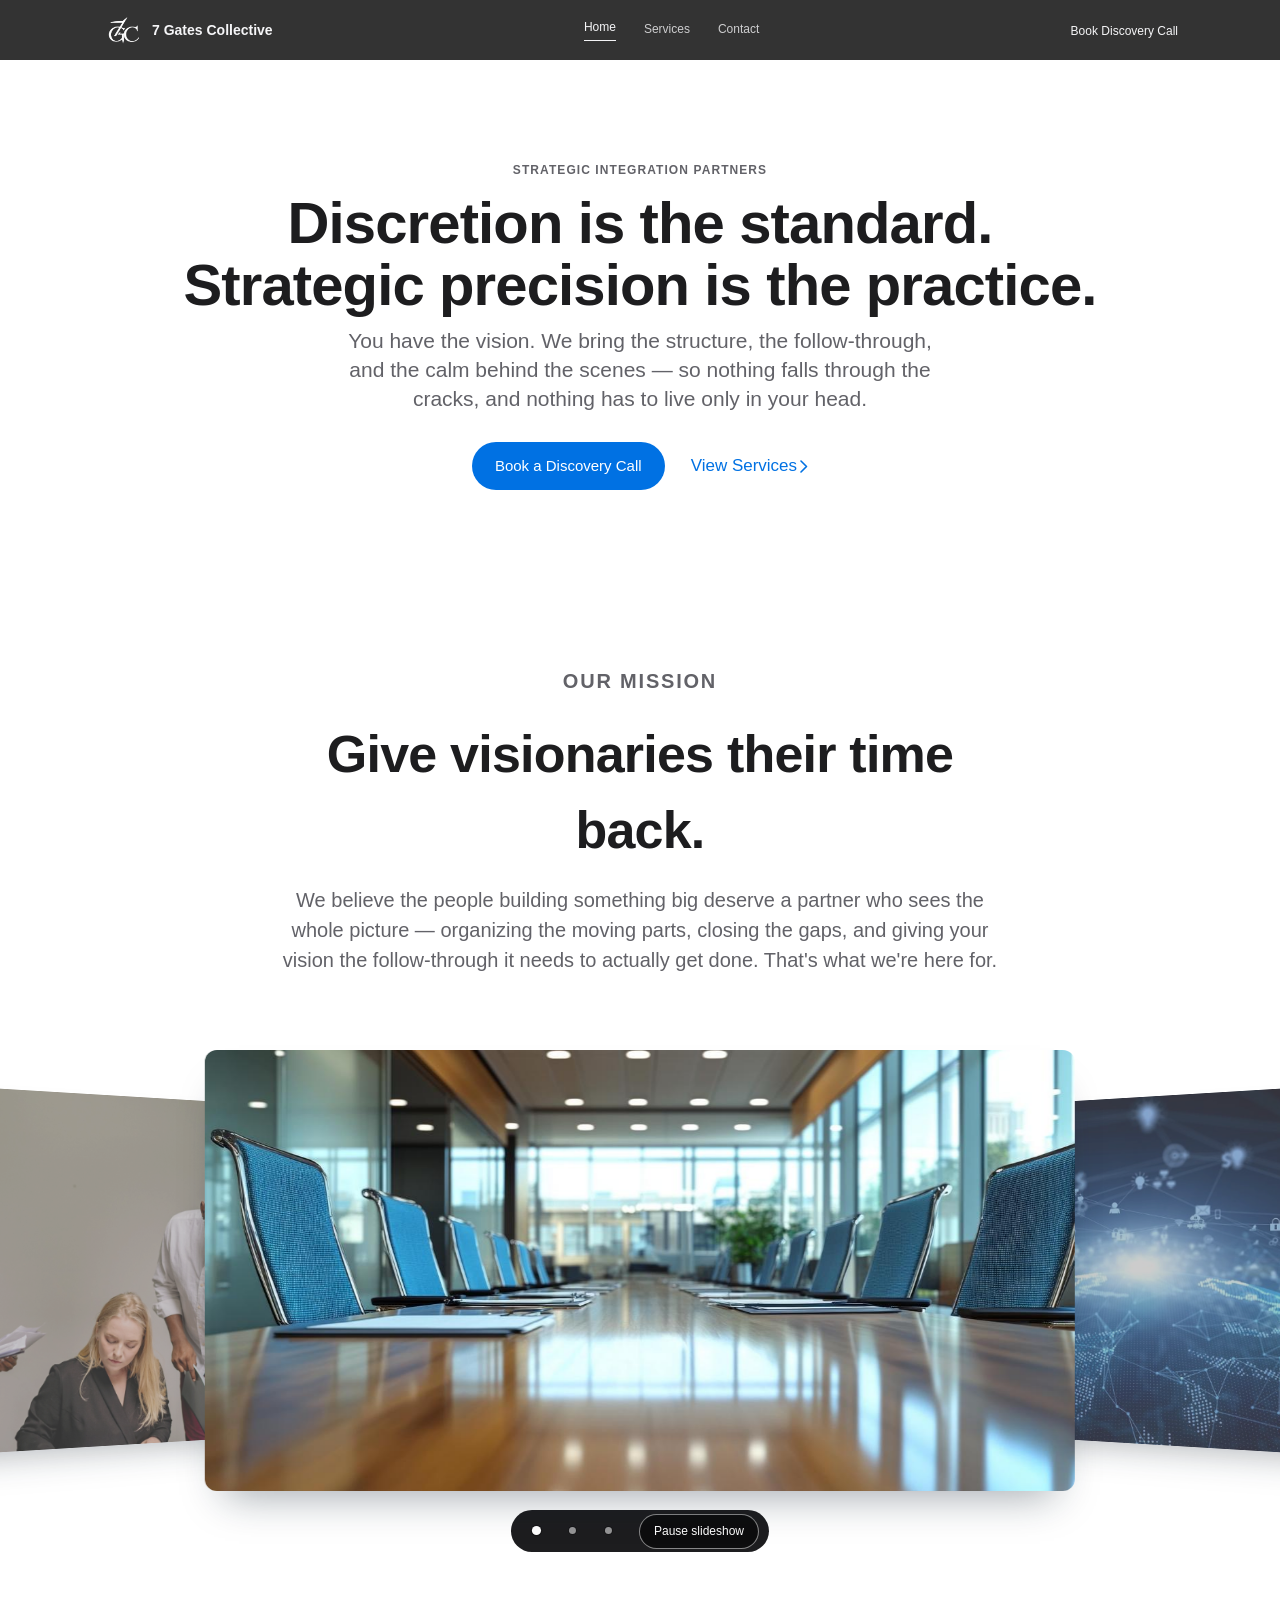
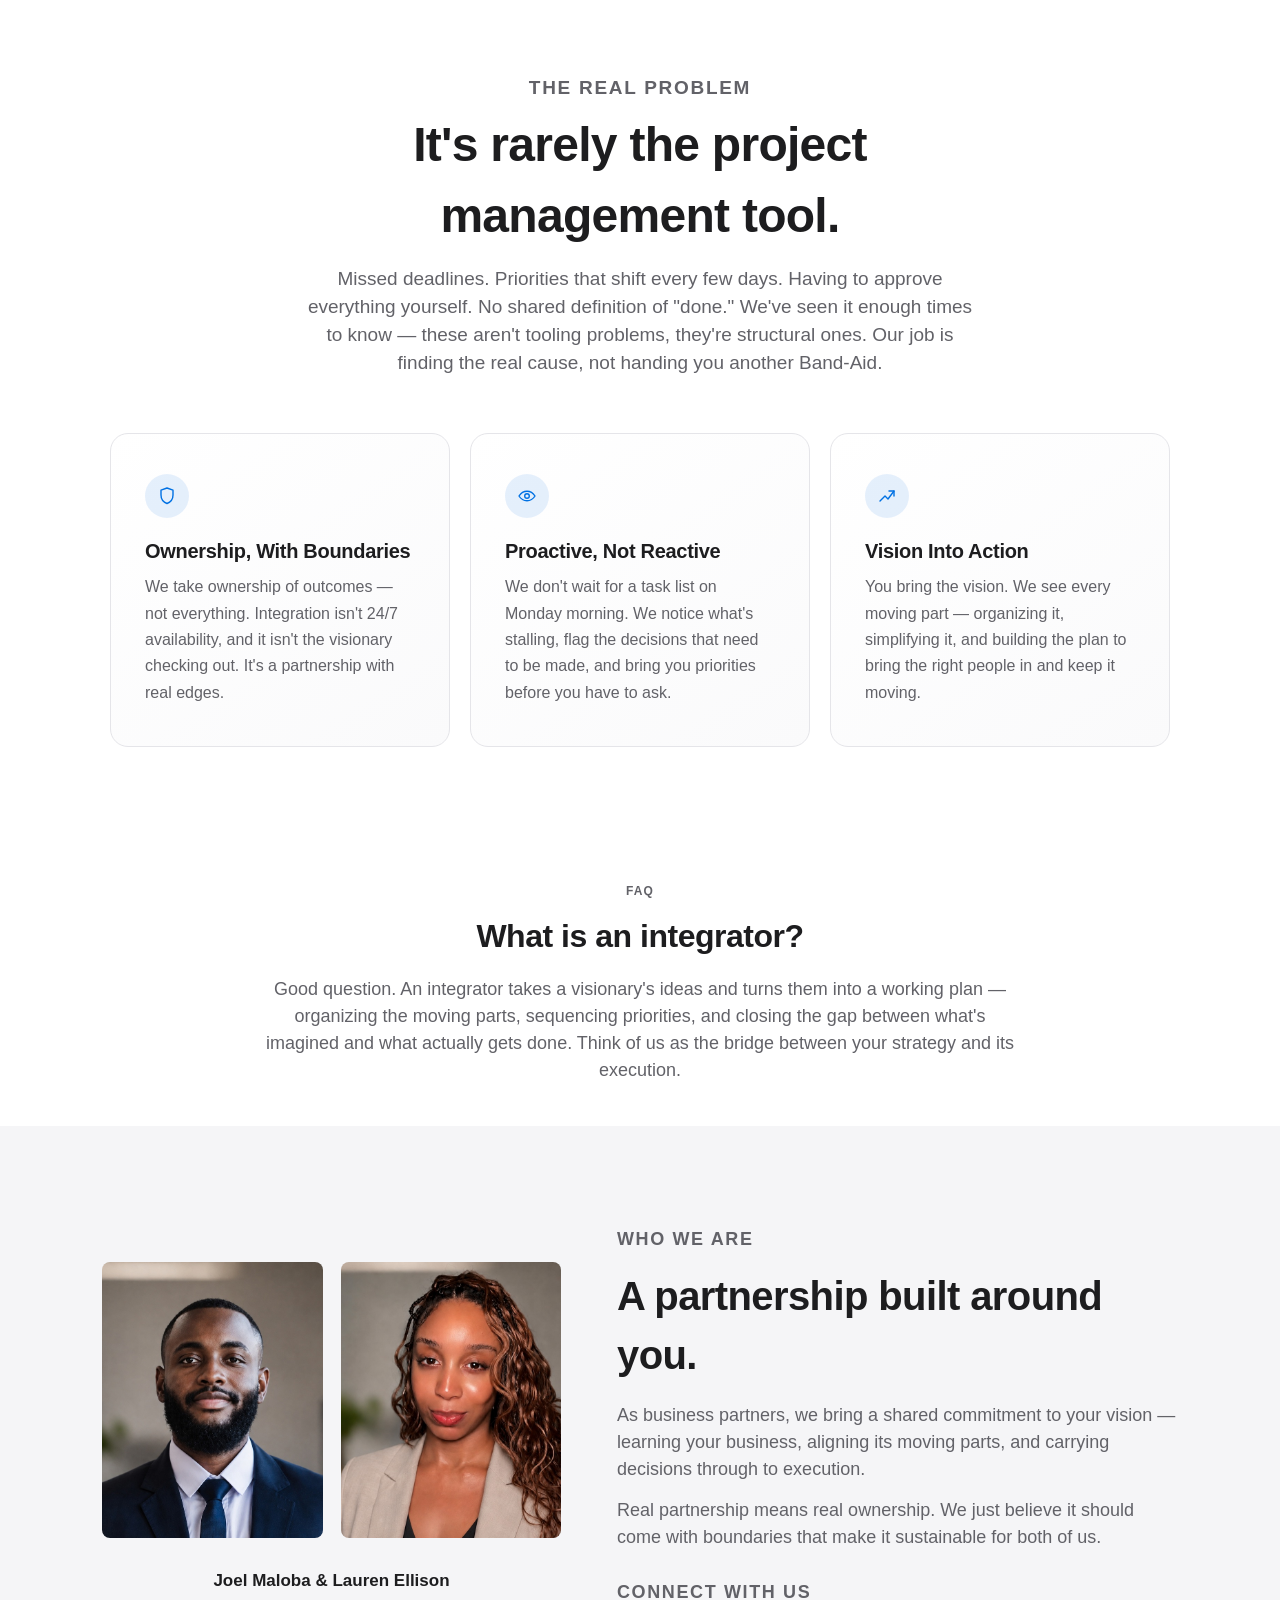
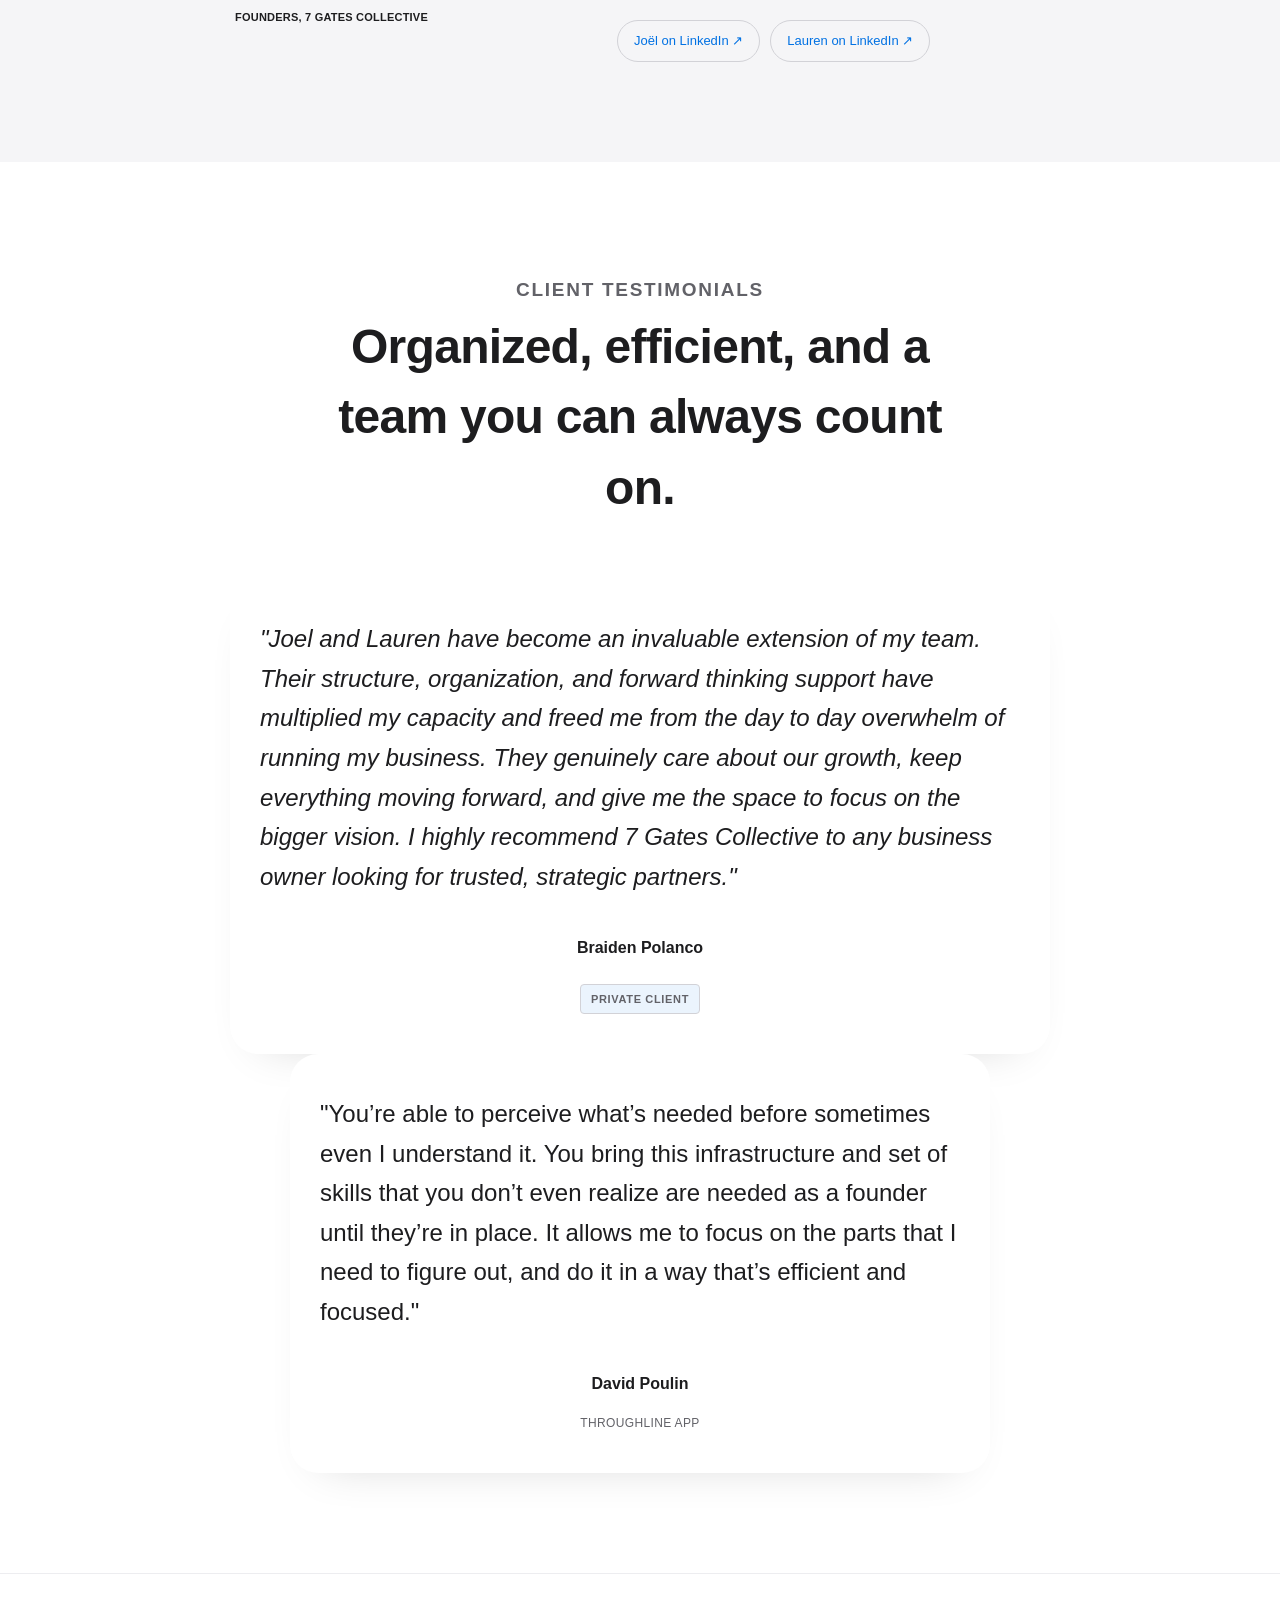
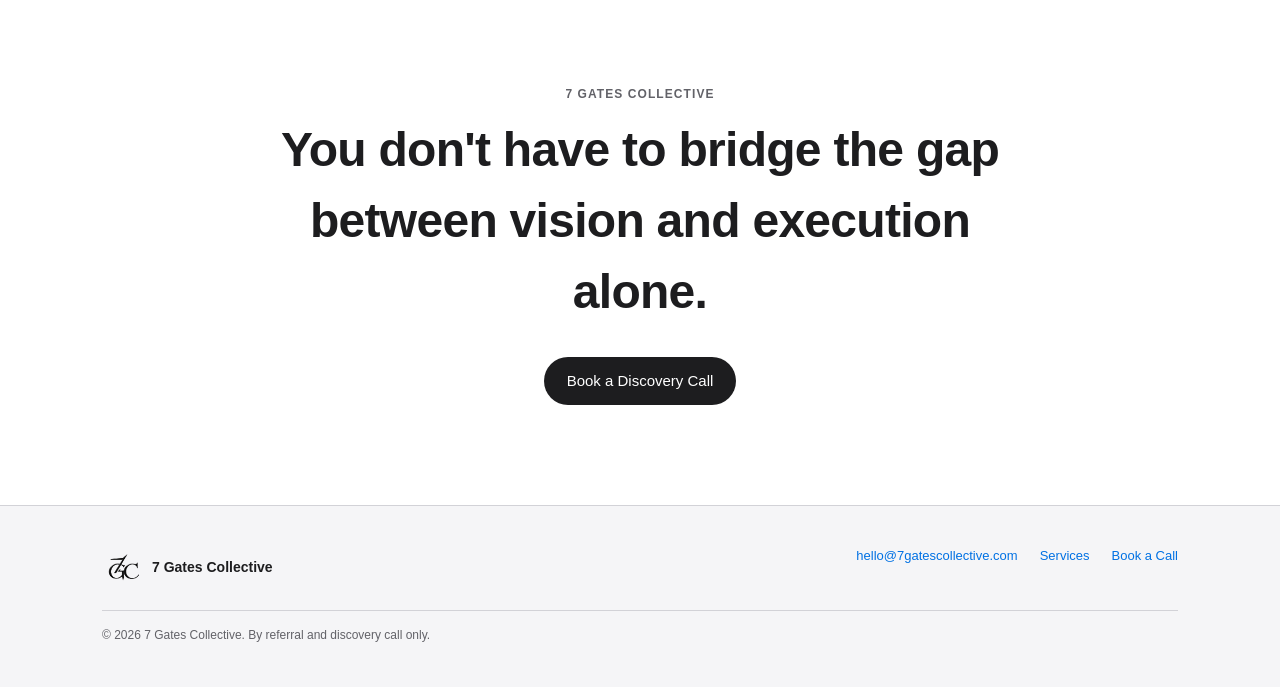
<file: index.html>
<!DOCTYPE html>
<html lang="en">
<head>
<meta charset="UTF-8">
<link rel="icon" type="image/png" href="/favicon.png">
<meta name="viewport" content="width=device-width, initial-scale=1.0">
<title>7 Gates Collective — Strategic Integration Partners</title>
<meta name="description" content="7 Gates Collective partners with principals, finance leaders, and family offices as strategic integrators — bridging the gap between strategic implementation and operational efficiency.">
<link rel="stylesheet" href="styles.css"></head>
<body>

<a href="#top" class="skip-link">Skip to content</a><header id="siteHeader">
  <nav class="wrap" aria-label="Main navigation">
    <a href="index.html" class="brand">
      <img src="assets/7gc-logo-transparent.png" alt="" width="42" height="42" class="brand-mark">
      7 Gates Collective
    </a>
    <button class="menu-toggle" id="menuToggle" aria-label="Open menu" aria-expanded="false" aria-controls="navLinks">
      <span></span><span></span><span></span>
    </button>
    <div class="navlinks" id="navLinks">
      <a href="index.html" aria-current="page">Home</a>
      <a href="services.html">Services</a>
      <a href="contact.html">Contact</a>
    </div>
    <div class="nav-cta">
      <a href="contact.html">Book Discovery Call</a>
    </div>
  </nav>
</header>

<main id="top" tabindex="-1">

  <section class="hero wrap">
    <p class="eyebrow">Strategic Integration Partners</p>
    <h1>Discretion is the standard.<br>Strategic precision is the practice.</h1>
    <p class="sub">You have the vision. We bring the structure, the follow-through, and the calm behind the scenes — so nothing falls through the cracks, and nothing has to live only in your head.</p>
    <div class="hero-ctas">
      <a href="contact.html" class="btn btn-primary">Book a Discovery Call</a>
      <a href="services.html" class="chevron-link">View Services
        <svg width="8" height="13" viewbox="0 0 8 13" fill="none"><path d="M1 1L6.5 6.5L1 12" stroke="#0071e3" stroke-width="1.6" stroke-linecap="round" stroke-linejoin="round"></path></svg>
      </a>
    </div>
  </section>

  <section id="mission" class="reveal">
    <div class="wrap">
      <div class="mission-text">
        <p class="eyebrow">Our Mission</p>
        <h2>Give visionaries their time back.</h2>
        <p>We believe the people building something big deserve a partner who sees the whole picture — organizing the moving parts, closing the gaps, and giving your vision the follow-through it needs to actually get done. That's what we're here for.</p>
      </div>
    </div>
    <div class="mission-photo" id="missionCarousel" role="region" aria-roledescription="carousel" aria-label="Our mission in focus">
      <div class="mission-slide active" id="mission-slide-1" role="group" aria-roledescription="slide" aria-label="1 of 3" aria-hidden="false">
        <img src="assets/mission-1.jpg" alt="A sunlit boardroom ready for a focused conversation" loading="lazy" decoding="async">
        </div>
      <div class="mission-slide" id="mission-slide-2" role="group" aria-roledescription="slide" aria-label="2 of 3" aria-hidden="true">
        <img src="assets/mission-2.jpg" alt="A connected globe representing coordinated systems" loading="lazy" decoding="async">
        </div>
      <div class="mission-slide" id="mission-slide-3" role="group" aria-roledescription="slide" aria-label="3 of 3" aria-hidden="true">
        <img src="assets/mission-3.jpg" alt="A team aligning plans around a shared table" loading="lazy" decoding="async">
        </div>
      <div class="mission-dots" id="missionDots" aria-label="Carousel controls" hidden=""></div>
    </div>
  </section>

  <section id="why-integrator">
    <div class="wrap">
      <div class="section-head reveal">
        <p class="eyebrow">The Real Problem</p>
        <h2>It's rarely the project management tool.</h2>
        <p>Missed deadlines. Priorities that shift every few days. Having to approve everything yourself. No shared definition of "done." We've seen it enough times to know — these aren't tooling problems, they're structural ones. Our job is finding the real cause, not handing you another Band-Aid.</p>
      </div>
      <div class="services-grid principles-grid">

        <div class="service-card reveal">
          <div class="service-icon">
            <svg width="18" height="18" viewbox="0 0 18 18" fill="none"><path d="M9 1L15 3.2V8C15 12 12.2 15.3 9 16.5C5.8 15.3 3 12 3 8V3.2L9 1Z" stroke="#0071e3" stroke-width="1.4" stroke-linejoin="round"></path></svg>
          </div>
          <h3>Ownership, With Boundaries</h3>
          <p>We take ownership of outcomes — not everything. Integration isn't 24/7 availability, and it isn't the visionary checking out. It's a partnership with real edges.</p>
        </div>

        <div class="service-card reveal">
          <div class="service-icon">
            <svg width="18" height="18" viewbox="0 0 18 18" fill="none"><path d="M1 9C1 9 4 4.2 9 4.2C14 4.2 17 9 17 9C17 9 14 13.8 9 13.8C4 13.8 1 9 1 9Z" stroke="#0071e3" stroke-width="1.4" stroke-linejoin="round"></path><circle cx="9" cy="9" r="2.3" stroke="#0071e3" stroke-width="1.4"></circle></svg>
          </div>
          <h3>Proactive, Not Reactive</h3>
          <p>We don't wait for a task list on Monday morning. We notice what's stalling, flag the decisions that need to be made, and bring you priorities before you have to ask.</p>
        </div>

        <div class="service-card reveal">
          <div class="service-icon">
            <svg width="18" height="18" viewbox="0 0 18 18" fill="none"><path d="M2 14L7 9L10 12L16 4" stroke="#0071e3" stroke-width="1.4" stroke-linecap="round" stroke-linejoin="round"></path><path d="M11 4H16V9" stroke="#0071e3" stroke-width="1.4" stroke-linecap="round" stroke-linejoin="round"></path></svg>
          </div>
          <h3>Vision Into Action</h3>
          <p>You bring the vision. We see every moving part — organizing it, simplifying it, and building the plan to bring the right people in and keep it moving.</p>
        </div>

      </div>
    </div>
  </section>

  <section id="faq" class="wrap">
    <div class="book reveal">
      <p class="eyebrow">FAQ</p>
      <h2 style="font-size: clamp(24px,3vw,32px); margin-top: 10px;">What is an integrator?</h2>
      <p style="color: var(--gray); font-size: 18px; margin-top: 16px; line-height: 1.5;">Good question. An integrator takes a visionary's ideas and turns them into a working plan — organizing the moving parts, sequencing priorities, and closing the gap between what's imagined and what actually gets done. Think of us as the bridge between your strategy and its execution.</p>
    </div>
  </section>

  <section id="about-founders" class="section-alt">
    <div class="wrap"><div class="about reveal">
      <div class="about-panel">
        <div class="avatar-row">
          <div class="avatar">
            <img src="assets/founder-one.jpg" alt="Joel Maloba" loading="lazy" decoding="async">
            </div>
          <div class="avatar">
            <img src="assets/founder-two.jpg" alt="Lauren Ellison" loading="lazy" decoding="async">
            </div>
        </div>
        <div class="names">Joel Maloba &amp; Lauren Ellison</div>
        <div class="roles">Founders, 7 Gates Collective</div>
      </div>
      <div class="about-copy">
        <p class="eyebrow">Who We Are</p>
        <h2>A partnership built around you.</h2>
        <p>As business partners, we bring a shared commitment to your vision — learning your business, aligning its moving parts, and carrying decisions through to execution.</p>
        <p>Real partnership means real ownership. We just believe it should come with boundaries that make it sustainable for both of us.</p>
      <div class="connect"><p class="eyebrow">Connect with us</p><div class="connect-links"><a class="btn btn-ghost" href="https://www.linkedin.com/in/joelmaloba" target="_blank" rel="noopener noreferrer" aria-label="Connect with Joël on LinkedIn (opens in a new tab)">Joël on LinkedIn ↗</a><a class="btn btn-ghost" href="https://www.linkedin.com/in/lauren-e-829a10206" target="_blank" rel="noopener noreferrer" aria-label="Connect with Lauren on LinkedIn (opens in a new tab)">Lauren on LinkedIn ↗</a></div></div></div>
    </div>
  </div></section>

  <section id="testimonials">
    <div class="wrap">
      <div class="section-head reveal">
        <p class="eyebrow">Client Testimonials</p>
        <h2>Organized, efficient, and a team you can always count on.</h2>
      </div>
      <div class="testimonial-grid reveal">

        <div class="testimonial-card">
          <blockquote class="testimonial-quote">"Joel and Lauren have become an invaluable extension of my team. Their structure, organization, and forward thinking support have multiplied my capacity and freed me from the day to day overwhelm of running my business. They genuinely care about our growth, keep everything moving forward, and give me the space to focus on the bigger vision. I highly recommend 7 Gates Collective to any business owner looking for trusted, strategic partners."</blockquote>
          <p class="testimonial-name">Braiden Polanco</p>
          <div class="testimonial-badge">Private Client</div>
        </div>

        <div class="testimonial-card testimonial-featured">
          <blockquote class="testimonial-quote">"You’re able to perceive what’s needed before sometimes even I understand it. You bring this infrastructure and set of skills that you don’t even realize are needed as a founder until they’re in place. It allows me to focus on the parts that I need to figure out, and do it in a way that’s efficient and focused."</blockquote>
          <p class="testimonial-name">David Poulin</p>
          <div class="testimonial-company">ThroughLine App</div>
        </div>

      </div>
    </div>
  </section>

  <section class="closing">
    <div class="banner reveal wrap">
      <p class="eyebrow">7 Gates Collective</p>
      <h2>You don't have to bridge the gap between vision and execution alone.</h2>
      <a href="contact.html" class="btn btn-dark">Book a Discovery Call</a>
    </div>
  </section>

</main>

<footer>
  <div class="wrap">
    <div class="footer-inner">
      <a href="index.html" class="footer-brand">
        <img src="assets/7gc-logo-transparent.png" alt="" width="42" height="42" class="brand-mark">
        7 Gates Collective
      </a>
      <div class="footer-links">
        <a href="mailto:hello@7gatescollective.com">hello@7gatescollective.com</a>
        <a href="services.html">Services</a>
        <a href="contact.html">Book a Call</a>
      </div>
    </div>
    <p class="footer-fine">© <span id="year">2026</span> 7 Gates Collective. By referral and discovery call only.</p>
  </div>
</footer>

<script src="site.js" defer></script></body>
</html>
</file>
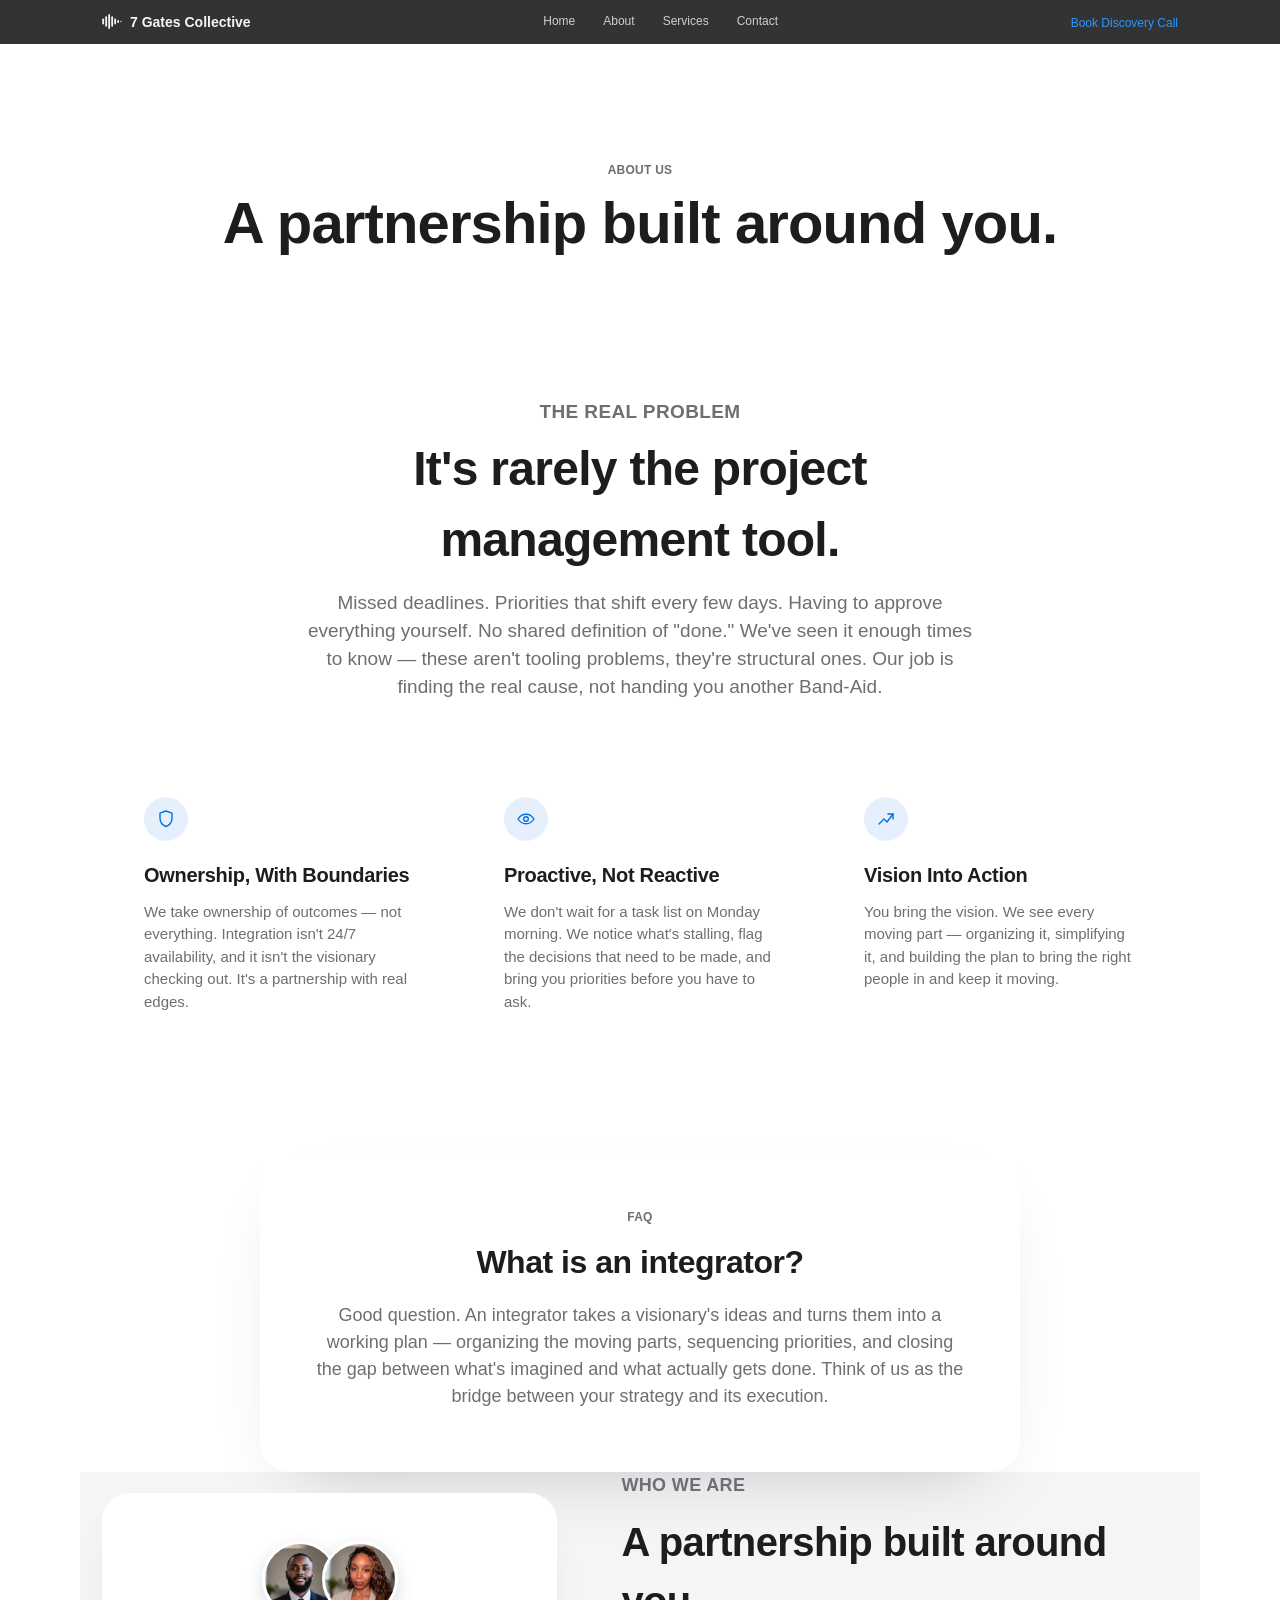
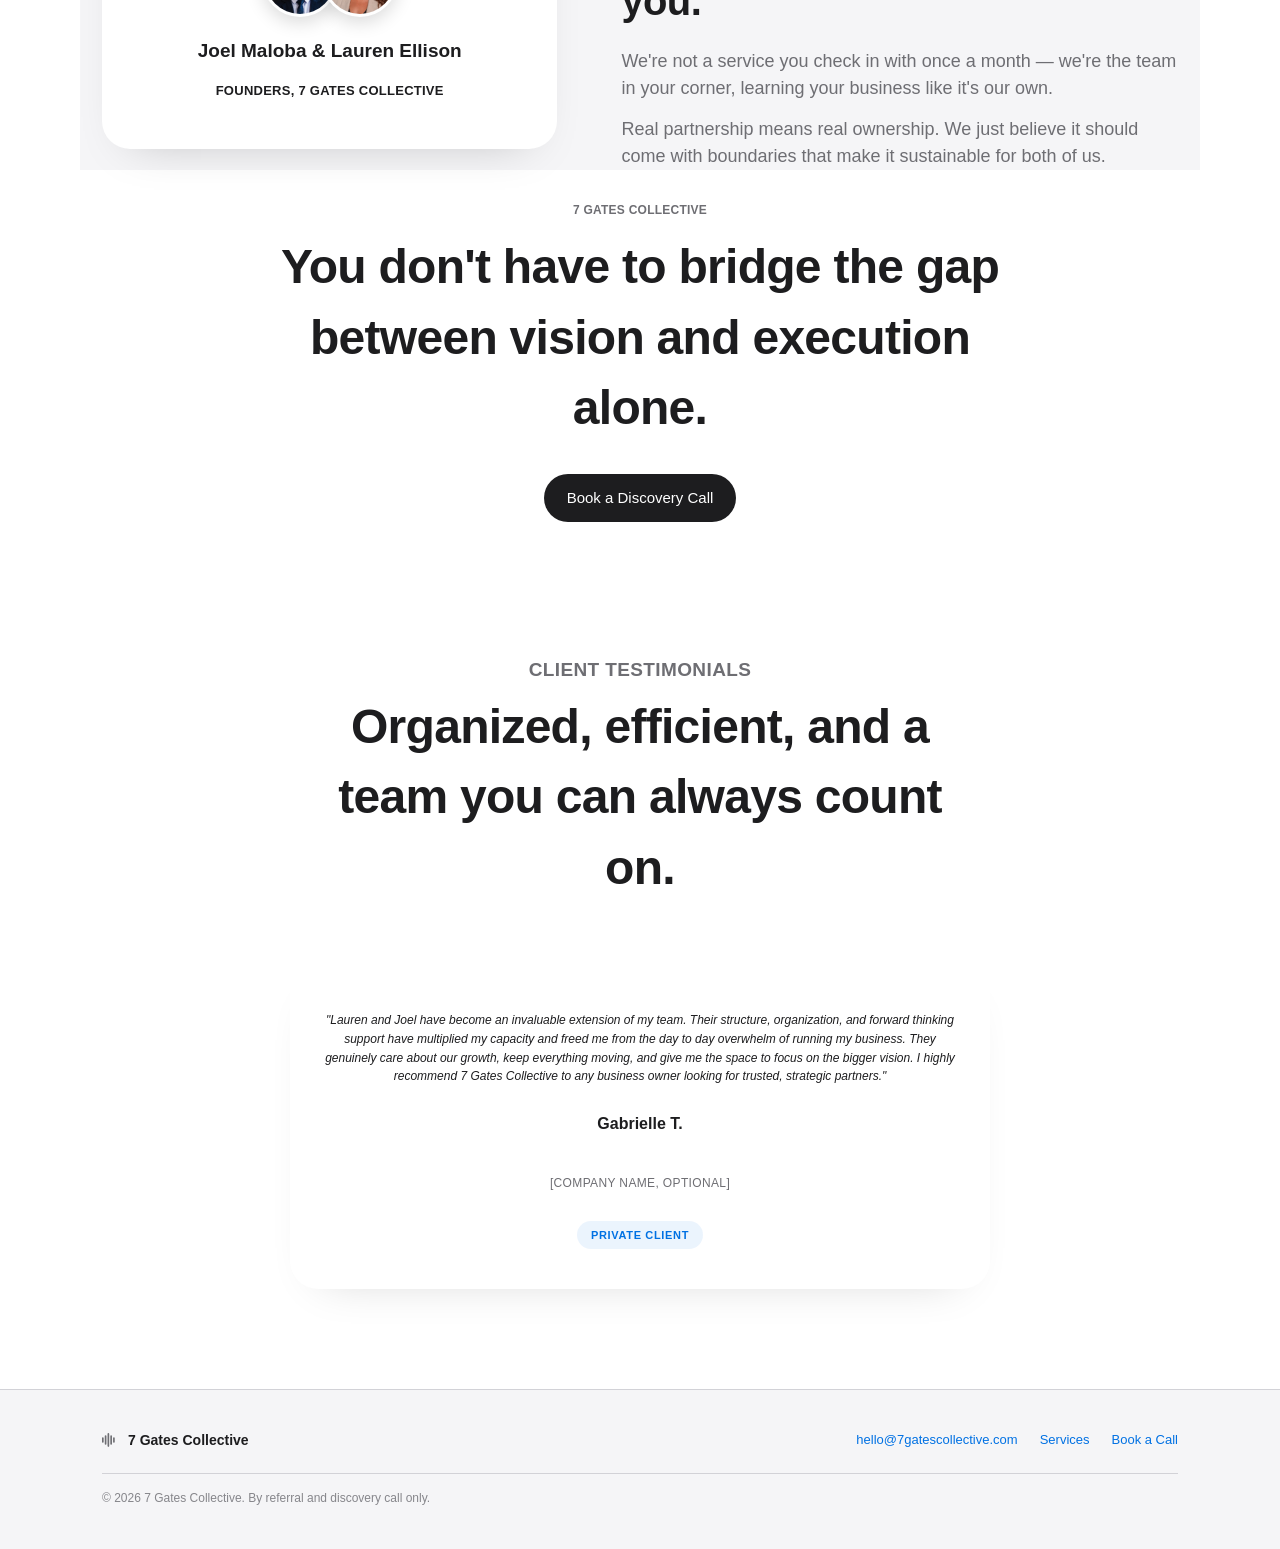
<file: About.html>
<!DOCTYPE html>
<html lang="en">
<head>
<meta charset="UTF-8">
<meta name="viewport" content="width=device-width, initial-scale=1.0">
<title>About — 7 Gates Collective</title>
<meta name="description" content="7 Gates Collective are strategic integrators — the partnership that turns a visionary's ideas into a working plan, without the visionary having to check out.">
<style>
  :root{
    --bg: #ffffff;
    --bg-alt: #f5f5f7;
    --ink: #1d1d1f;
    --gray: #6e6e73;
    --gray-light: #86868b;
    --hairline: #d2d2d7;
    --blue: #0071e3;
    --blue-dark: #0058b0;
    --radius-lg: 28px;
    --radius-md: 18px;
    --radius-pill: 980px;
    --max: 1120px;
    --font: -apple-system, BlinkMacSystemFont, "SF Pro Display", "SF Pro Text",
            "Segoe UI", Roboto, "Helvetica Neue", Helvetica, Arial, sans-serif;
  }

  *{ box-sizing: border-box; }
  html{ scroll-behavior: smooth; }
  @media (prefers-reduced-motion: reduce){
    html{ scroll-behavior: auto; }
    *{ animation-duration: 0.01ms !important; animation-iteration-count: 1 !important; transition-duration: 0.01ms !important; }
  }

  body{
    margin:0;
    background: var(--bg);
    color: var(--ink);
    font-family: var(--font);
    -webkit-font-smoothing: antialiased;
    line-height: 1.47059;
  }

  h1,h2,h3{
    font-family: var(--font);
    font-weight: 600;
    letter-spacing: -0.015em;
    margin: 0;
  }

  /* Apple-style clickable links: blue, no underline until hover */
  a{ color: var(--blue); text-decoration: none; }
  a:hover{ text-decoration: underline; }
  img{ max-width: 100%; display:block; }

  .wrap{
    max-width: var(--max);
    margin: 0 auto;
    padding: 0 22px;
  }

  .eyebrow{
    font-size: 12px;
    letter-spacing: 0.02em;
    text-transform: uppercase;
    color: var(--gray);
    font-weight: 600;
  }

  /* ---------- Buttons ---------- */
  .btn{
    display: inline-flex;
    align-items: center;
    gap: 6px;
    padding: 12px 22px;
    border-radius: var(--radius-pill);
    font-family: var(--font);
    font-size: 15px;
    font-weight: 400;
    text-decoration: none !important;
    border: 1px solid transparent;
    cursor: pointer;
    transition: background 0.2s ease, opacity 0.2s ease;
  }
  .btn-primary{
    background: var(--blue);
    color: #fff;
  }
  .btn-primary:hover{ background: var(--blue-dark); }
  .btn-ghost{
    background: transparent;
    color: var(--blue);
    border-color: var(--hairline);
    padding: 11px 21px;
  }
  .btn-ghost:hover{ background: var(--bg-alt); }
  .btn-dark{
    background: var(--ink);
    color: #fff;
  }
  .btn-dark:hover{ background: #000; }

  /* an Apple-style "Learn more >" link */
  .chevron-link{
    color: var(--blue);
    font-size: 17px;
    display: inline-flex;
    align-items: center;
    gap: 3px;
  }
  .chevron-link:hover{ text-decoration: underline; }
  .chevron-link svg{ margin-top: 1px; }

  /* ---------- Nav ---------- */
  header{
    position: fixed;
    top:0; left:0; right:0;
    z-index: 100;
    background: rgba(0,0,0,0.8);
    backdrop-filter: saturate(180%) blur(20px);
    -webkit-backdrop-filter: saturate(180%) blur(20px);
    height: 44px;
  }
  nav.wrap{
    display:flex;
    align-items:center;
    justify-content: space-between;
    height: 44px;
  }
  .brand{
    display:flex;
    align-items:center;
    gap: 8px;
    text-decoration:none;
    font-size: 14px;
    font-weight: 600;
    color: #f5f5f7;
    letter-spacing: 0;
  }
  .brand:hover{ text-decoration:none; }
  .gatemark rect{ fill: #f5f5f7; }
  .navlinks{
    display:flex;
    align-items:center;
    gap: 28px;
    font-size: 12px;
    color: #f5f5f7;
  }
  .navlinks a{
    color: #f5f5f7;
    opacity: 0.8;
    text-decoration:none;
    transition: opacity .2s ease;
  }
  .navlinks a:hover{ opacity: 1; text-decoration:none; }
  .nav-cta a{
    color: #2997ff;
    font-size: 12px;
  }
  .menu-toggle{
    display:none;
    background:none;
    border:none;
    cursor:pointer;
    padding: 8px;
  }
  .menu-toggle span{
    display:block;
    width:20px; height:1.5px;
    background: #f5f5f7;
    margin: 4px 0;
  }

  /* ---------- Hero ---------- */
  .hero{
    padding: 150px 0 60px;
    text-align:center;
    background: var(--bg);
  }
  .hero h1{
    font-size: clamp(32px, 4.6vw, 58px);
    line-height: 1.08;
    max-width: 1020px;
    margin: 8px auto 10px;
    color: var(--ink);
    font-weight: 600;
  }
  .hero h1 em{ font-style: normal; color: var(--ink); }
  .hero p.sub{
    max-width: 620px;
    margin: 0 auto 28px;
    color: var(--gray);
    font-size: 21px;
    line-height: 1.38;
  }
  .hero-ctas{
    display:flex;
    justify-content:center;
    align-items: center;
    gap: 26px;
    flex-wrap: wrap;
  }

  section{ padding: 100px 0; }
  .section-alt{ background: var(--bg-alt); }

  .section-head{
    max-width: 680px;
    margin: 0 auto 56px;
    text-align:center;
  }
  .section-head .eyebrow{ margin-bottom: 8px; display:block; }
  .section-head h2{
    font-size: clamp(32px, 4.4vw, 48px);
    color: var(--ink);
  }
  .section-head p{
    color: var(--gray);
    margin-top: 14px;
    font-size: 19px;
  }

  .reveal{
    opacity: 0;
    transform: translateY(18px);
    transition: opacity 0.8s ease, transform 0.8s ease;
  }
  .reveal.in-view{ opacity: 1; transform: translateY(0); }
  @media (prefers-reduced-motion: reduce){
    .reveal{ opacity:1; transform:none; transition:none; }
  }

  /* ---------- Mission (full-bleed image) ---------- */
  .mission-text{
    text-align:center;
    max-width: 720px;
    margin: 0 auto 48px;
  }
  .mission-text h2{
    font-size: clamp(32px, 4.4vw, 52px);
    color: var(--ink);
  }
  .mission-text p{
    color: var(--gray);
    font-size: 20px;
    margin-top: 16px;
    line-height: 1.5;
  }
  .mission-photo{
    position: relative;
    width: 100%;
    aspect-ratio: 21 / 9;
    overflow: hidden;
    background: linear-gradient(135deg, #e8e8ed, #fbfbfd);
  }
  .mission-slide{
    position:absolute; inset:0;
    opacity: 0;
    transition: opacity 1.1s ease;
  }
  .mission-slide.active{ opacity: 1; }
  .mission-photo img{
    width: 100%; height: 100%;
    object-fit: cover;
  }
  .mission-fallback{
    position:absolute; inset:0;
    display:flex;
    flex-direction:column;
    align-items:center;
    justify-content:center;
    gap: 14px;
    color: var(--gray);
  }
  .mission-fallback span{ font-size: 15px; }
  .mission-dots{
    position:absolute;
    bottom: 20px; left:0; right:0;
    display:flex;
    justify-content:center;
    gap: 8px;
    z-index: 2;
  }
  .mission-dot{
    width: 7px; height:7px;
    border-radius: 50%;
    background: rgba(255,255,255,0.55);
    border: none;
    padding:0;
    cursor:pointer;
    transition: background .3s ease, transform .3s ease;
  }
  .mission-dot.active{ background:#fff; transform: scale(1.25); }

  /* ---------- About ---------- */
  .about{
    display:grid;
    grid-template-columns: 0.9fr 1.1fr;
    gap: 64px;
    align-items:center;
  }
  .about-panel{
    background: var(--bg);
    border-radius: var(--radius-lg);
    padding: 48px;
    display:flex;
    flex-direction:column;
    align-items:center;
    justify-content:center;
    text-align:center;
    gap: 16px;
    box-shadow: 0 20px 45px -30px rgba(0,0,0,0.25);
  }
  .avatar-row{ display:flex; justify-content:center; margin-bottom: 4px; }
  .avatar{
    position: relative;
    width: 76px; height: 76px;
    border-radius: 50%;
    background: var(--bg-alt);
    border: 3px solid var(--bg);
    box-shadow: 0 6px 18px rgba(0,0,0,0.14);
    overflow: hidden;
  }
  .avatar + .avatar{ margin-left: -16px; }
  .avatar img{ width: 100%; height: 100%; object-fit: cover; }
  .avatar-fallback{
    display:none;
    position:absolute; inset:0;
    align-items:center; justify-content:center;
    font-size: 20px;
    font-weight: 600;
    color: var(--blue);
    background: var(--bg-alt);
  }
  .about-panel .names{ font-size: 19px; font-weight: 600; color: var(--ink); }
  .about-panel .roles{
    font-size: 13px;
    color: var(--ink);
    font-weight: 600;
    letter-spacing: 0.02em;
    text-transform: uppercase;
  }
  .about-copy h2{ font-size: clamp(28px,3.6vw,40px); margin-bottom: 18px; color: var(--ink); }
  .about-copy p{ color: var(--gray); margin: 0 0 14px; font-size: 18px; line-height: 1.5; }
  .about-copy p:last-child{ margin-bottom:0; }

  /* ---------- Services ---------- */
  .services-grid{
    display:grid;
    grid-template-columns: repeat(2, 1fr);
    gap: 20px;
    max-width: 900px;
    margin: 0 auto;
  }
  .principles-grid{
    grid-template-columns: repeat(3, 1fr);
    max-width: 1060px;
  }

  /* ---------- Transformations checklist ---------- */
  .transform-grid{
    display:grid;
    grid-template-columns: repeat(2, 1fr);
    gap: 20px 48px;
    max-width: 840px;
    margin: 0 auto;
  }
  .transform-item{
    display:flex;
    align-items:flex-start;
    gap: 12px;
    font-size: 18px;
    color: var(--ink);
    padding: 6px 0;
  }
  .transform-check{
    flex-shrink:0;
    width: 22px; height: 22px;
    border-radius: 50%;
    background: var(--blue);
    color: #fff;
    font-size: 13px;
    font-weight: 700;
    display:flex;
    align-items:center;
    justify-content:center;
    margin-top: 2px;
  }
  .service-card{
    background: var(--bg);
    border-radius: var(--radius-lg);
    padding: 40px 34px;
    transition: transform .3s ease, box-shadow .3s ease;
  }
  .service-card:hover{
    transform: translateY(-4px);
    box-shadow: 0 24px 50px -30px rgba(0,0,0,0.22);
  }
  .service-icon{
    width: 44px; height:44px;
    border-radius: 50%;
    background: rgba(0,113,227,0.1);
    display:flex; align-items:center; justify-content:center;
    margin-bottom: 20px;
  }
  .service-card h3{ font-size: 20px; margin-bottom: 10px; color: var(--ink); }
  .service-card p{ color: var(--gray); font-size: 15px; margin: 0; line-height: 1.5; }

  /* ---------- Testimonials ---------- */
  .testimonial-grid{
    display:grid;
    grid-template-columns: repeat(3, 1fr);
    gap: 24px;
    max-width: 1060px;
    margin: 0 auto;
  }
  .testimonial-card{
    background: var(--bg);
    border-radius: var(--radius-lg);
    padding: 40px 30px;
    display:flex;
    flex-direction:column;
    align-items:center;
    text-align:center;
    gap: 12px;
    box-shadow: 0 20px 45px -32px rgba(0,0,0,0.2);
  }
  .testimonial-quote{
    color: var(--ink);
    font-size: 16px;
    line-height: 1.6;
    font-style: italic;
    min-height: 84px;
  }
  .testimonial-name{ font-size: 16px; font-weight:600; color: var(--ink); margin-top: 2px; }
  .testimonial-company{ font-size: 12px; color: var(--gray); text-transform: uppercase; letter-spacing:0.03em; min-height: 14px; }
  .testimonial-avatar{
    width: 60px; height:60px;
    border-radius:50%;
    background: var(--bg-alt);
    overflow:hidden;
    position: relative;
    box-shadow: 0 6px 18px rgba(0,0,0,0.14);
    margin-top: 4px;
  }
  .testimonial-avatar img{ width:100%; height:100%; object-fit:cover; }
  .testimonial-avatar .avatar-fallback{ font-size:15px; }
  .testimonial-badge{
    margin-top: 4px;
    padding: 6px 14px;
    border-radius: 999px;
    background: rgba(0,113,227,0.08);
    color: var(--blue);
    font-size: 11px;
    font-weight: 700;
    letter-spacing: 0.06em;
    text-transform: uppercase;
  }

  .testimonial-featured{
    grid-column: 1 / -1;
    max-width: 700px;
    margin: 0 auto;
  }
  .testimonial-featured .testimonial-quote{ min-height: 0; font-size: 12px; line-height: 1.55; }

  /* ---------- Process ---------- */
  .process{
    display:grid;
    grid-template-columns: repeat(3, 1fr);
    gap: 40px;
  }
  .step{ text-align:center; padding: 0 12px; }
  .step .num{
    font-size: 14px;
    font-weight: 600;
    color: var(--blue);
    display:block;
    margin-bottom: 16px;
    text-transform: uppercase;
    letter-spacing: 0.04em;
  }
  .step h3{ font-size: 21px; margin-bottom: 12px; color: var(--ink); }
  .step p{ color: var(--gray); font-size: 16px; margin:0; line-height: 1.5; }

  /* ---------- Book a call ---------- */
  .book{
    background: var(--bg);
    border-radius: var(--radius-lg);
    padding: 56px;
    box-shadow: 0 30px 70px -40px rgba(0,0,0,0.25);
  }
  .book-head{ text-align:center; max-width: 560px; margin: 0 auto 36px; }
  .book-head h2{ font-size: clamp(30px,4vw,42px); color: var(--ink); }
  .book-head p{ color: var(--gray); margin-top:14px; font-size: 18px; }
  .calendly-frame{
    border-radius: var(--radius-md);
    overflow:hidden;
    border: 1px solid var(--hairline);
    min-height: 700px;
  }
  .book-fallback{ text-align:center; padding: 60px 20px; color: var(--gray); }
  .book-fallback strong{ color: var(--ink); display:block; margin-bottom: 8px; font-size: 19px; font-weight:600; }

  /* ---------- Closing banner ---------- */
  .banner{
    text-align:center;
    padding: 20px 0;
  }
  .banner h2{
    font-size: clamp(30px,4.4vw,48px);
    max-width: 760px;
    margin: 10px auto 30px;
    color: var(--ink);
    font-weight: 600;
  }

  /* ---------- Footer ---------- */
  footer{
    background: var(--bg-alt);
    padding: 40px 0 30px;
    border-top: 1px solid var(--hairline);
  }
  .footer-inner{
    display:flex;
    justify-content: space-between;
    align-items:flex-start;
    padding-bottom: 22px;
    border-bottom: 1px solid var(--hairline);
    flex-wrap: wrap;
    gap: 20px;
  }
  .footer-brand{ display:flex; align-items:center; gap:8px; font-size: 14px; font-weight: 600; color: var(--ink); }
  .footer-brand svg rect{ fill: var(--gray); }
  .footer-links{ display:flex; gap: 22px; font-size: 13px; }
  .footer-links a{ color: var(--blue); }
  .footer-fine{ font-size: 12px; color: var(--gray-light); margin-top: 16px; }

  a:focus-visible, button:focus-visible{
    outline: 2px solid var(--blue);
    outline-offset: 3px;
    border-radius: 4px;
  }

  /* ---------- Responsive ---------- */
  @media (max-width: 900px){
    .about{ grid-template-columns: 1fr; }
    .process{ grid-template-columns: 1fr; gap: 44px; }
    .principles-grid{ grid-template-columns: 1fr; }
    .transform-grid{ grid-template-columns: 1fr; gap: 14px; }
  }
  @media (max-width: 680px){
    .navlinks{
      position:absolute;
      top: 44px; left:0; right:0;
      background: rgba(0,0,0,0.95);
      flex-direction:column;
      align-items:flex-start;
      padding: 20px 22px;
      gap: 18px;
      display:none;
    }
    .navlinks.open{ display:flex; }
    .menu-toggle{ display:block; }
    .nav-cta{ display:none; }
    .hero{ padding: 110px 0 40px; }
    .services-grid{ grid-template-columns: 1fr; }
    .testimonial-grid{ grid-template-columns: 1fr; }
    .about-panel{ padding: 36px 24px; }
    .book{ padding: 32px 20px; }
    section{ padding: 64px 0; }
    .mission-photo{ aspect-ratio: 4 / 5; }
  }


</style>
</head>
<body>

<header id="siteHeader">
  <nav class="wrap">
    <a href="index.html" class="brand">
      <svg class="gatemark" width="20" height="15" viewBox="0 0 26 20" fill="none" xmlns="http://www.w3.org/2000/svg" aria-hidden="true">
        <rect x="0" y="6" width="2.4" height="8" rx="1.2"/>
        <rect x="4" y="3" width="2.4" height="14" rx="1.2"/>
        <rect x="8" y="0" width="2.4" height="20" rx="1.2"/>
        <rect x="12" y="3" width="2.4" height="14" rx="1.2"/>
        <rect x="16" y="6" width="2.4" height="8" rx="1.2"/>
        <rect x="20" y="8" width="2.4" height="4" rx="1.2"/>
        <rect x="23.6" y="9" width="2.4" height="2" rx="1" opacity=".6"/>
      </svg>
      7 Gates Collective
    </a>
    <button class="menu-toggle" id="menuToggle" aria-label="Open menu" aria-expanded="false">
      <span></span><span></span><span></span>
    </button>
    <div class="navlinks" id="navLinks">
      <a href="index.html">Home</a>
      <a href="about.html">About</a>
      <a href="services.html">Services</a>
      <a href="contact.html">Contact</a>
    </div>
    <div class="nav-cta">
      <a href="contact.html">Book Discovery Call</a>
    </div>
  </nav>
</header>

<main id="top">

  <section class="hero wrap" style="padding-bottom: 20px;">
    <p class="eyebrow">About Us</p>
    <h1>A partnership built around you.</h1>
  </section>

  <!-- ---------- Why an Integrator ---------- -->
  <section id="why-integrator">
    <div class="wrap">
      <div class="section-head reveal">
        <p class="eyebrow">The Real Problem</p>
        <h2>It's rarely the project management tool.</h2>
        <p>Missed deadlines. Priorities that shift every few days. Having to approve everything yourself. No shared definition of "done." We've seen it enough times to know — these aren't tooling problems, they're structural ones. Our job is finding the real cause, not handing you another Band-Aid.</p>
      </div>
      <div class="services-grid principles-grid">

        <div class="service-card reveal" style="transition-delay:0ms;">
          <div class="service-icon">
            <svg width="18" height="18" viewBox="0 0 18 18" fill="none"><path d="M9 1L15 3.2V8C15 12 12.2 15.3 9 16.5C5.8 15.3 3 12 3 8V3.2L9 1Z" stroke="#0071e3" stroke-width="1.4" stroke-linejoin="round"/></svg>
          </div>
          <h3>Ownership, With Boundaries</h3>
          <p>We take ownership of outcomes — not everything. Integration isn't 24/7 availability, and it isn't the visionary checking out. It's a partnership with real edges.</p>
        </div>

        <div class="service-card reveal" style="transition-delay:80ms;">
          <div class="service-icon">
            <svg width="18" height="18" viewBox="0 0 18 18" fill="none"><path d="M1 9C1 9 4 4.2 9 4.2C14 4.2 17 9 17 9C17 9 14 13.8 9 13.8C4 13.8 1 9 1 9Z" stroke="#0071e3" stroke-width="1.4" stroke-linejoin="round"/><circle cx="9" cy="9" r="2.3" stroke="#0071e3" stroke-width="1.4"/></svg>
          </div>
          <h3>Proactive, Not Reactive</h3>
          <p>We don't wait for a task list on Monday morning. We notice what's stalling, flag the decisions that need to be made, and bring you priorities before you have to ask.</p>
        </div>

        <div class="service-card reveal" style="transition-delay:160ms;">
          <div class="service-icon">
            <svg width="18" height="18" viewBox="0 0 18 18" fill="none"><path d="M2 14L7 9L10 12L16 4" stroke="#0071e3" stroke-width="1.4" stroke-linecap="round" stroke-linejoin="round"/><path d="M11 4H16V9" stroke="#0071e3" stroke-width="1.4" stroke-linecap="round" stroke-linejoin="round"/></svg>
          </div>
          <h3>Vision Into Action</h3>
          <p>You bring the vision. We see every moving part — organizing it, simplifying it, and building the plan to bring the right people in and keep it moving.</p>
        </div>

      </div>
    </div>
  </section>

  <!-- ---------- Quick FAQ ---------- -->
  <section id="faq" class="wrap">
    <div class="book reveal" style="max-width: 760px; margin: 0 auto; padding: 44px 56px; text-align:center;">
      <p class="eyebrow">FAQ</p>
      <h2 style="font-size: clamp(24px,3vw,32px); margin-top: 10px;">What is an integrator?</h2>
      <p style="color: var(--gray); font-size: 18px; margin-top: 16px; line-height: 1.5;">Good question. An integrator takes a visionary's ideas and turns them into a working plan — organizing the moving parts, sequencing priorities, and closing the gap between what's imagined and what actually gets done. Think of us as the bridge between your strategy and its execution.</p>
    </div>
  </section>

  <!-- ---------- Founders ---------- -->
  <section id="about-founders" class="wrap section-alt" style="border-radius:0;">
    <div class="about reveal">
      <div class="about-panel">
        <!--
          FOUNDER PHOTOS: founder-one.jpg / founder-two.jpg (already wired up)
        -->
        <div class="avatar-row">
          <div class="avatar">
            <img src="founder-one.jpg" alt="Joel Maloba"
                 onerror="this.style.display='none'; this.nextElementSibling.style.display='flex';">
            <div class="avatar-fallback">JM</div>
          </div>
          <div class="avatar">
            <img src="founder-two.jpg" alt="Lauren Ellison"
                 onerror="this.style.display='none'; this.nextElementSibling.style.display='flex';">
            <div class="avatar-fallback">LE</div>
          </div>
        </div>
        <div class="names">Joel Maloba &amp; Lauren Ellison</div>
        <div class="roles">Founders, 7 Gates Collective</div>
      </div>
      <div class="about-copy">
        <p class="eyebrow">Who We Are</p>
        <h2>A partnership built around you.</h2>
        <p>We're not a service you check in with once a month — we're the team in your corner, learning your business like it's our own.</p>
        <p>Real partnership means real ownership. We just believe it should come with boundaries that make it sustainable for both of us.</p>
      </div>
    </div>
  </section>

  <div class="wrap">
    <div class="banner reveal">
      <p class="eyebrow">7 Gates Collective</p>
      <h2>You don't have to bridge the gap between vision and execution alone.</h2>
      <a href="contact.html" class="btn btn-dark">Book a Discovery Call</a>
    </div>
  </div>

  <!-- ---------- Testimonials ---------- -->
  <section id="testimonials">
    <div class="wrap">
      <div class="section-head reveal">
        <p class="eyebrow">Client Testimonials</p>
        <h2>Organized, efficient, and a team you can always count on.</h2>
      </div>
      <div class="testimonial-grid reveal">

        <div class="testimonial-card testimonial-featured">
          <p class="testimonial-quote">"Lauren and Joel have become an invaluable extension of my team. Their structure, organization, and forward thinking support have multiplied my capacity and freed me from the day to day overwhelm of running my business. They genuinely care about our growth, keep everything moving, and give me the space to focus on the bigger vision. I highly recommend 7 Gates Collective to any business owner looking for trusted, strategic partners."</p>
          <p class="testimonial-name">Gabrielle T.</p>
          <p class="testimonial-company">[Company name, optional]</p>
          <div class="testimonial-badge">Private Client</div>
        </div>

      </div>
    </div>
  </section>

</main>

<footer>
  <div class="wrap">
    <div class="footer-inner">
      <a href="index.html" class="footer-brand">
        <svg width="18" height="14" viewBox="0 0 26 20" fill="none" aria-hidden="true">
          <rect x="0" y="6" width="2.4" height="8" rx="1.2"/>
          <rect x="4" y="3" width="2.4" height="14" rx="1.2"/>
          <rect x="8" y="0" width="2.4" height="20" rx="1.2"/>
          <rect x="12" y="3" width="2.4" height="14" rx="1.2"/>
          <rect x="16" y="6" width="2.4" height="8" rx="1.2"/>
        </svg>
        7 Gates Collective
      </a>
      <div class="footer-links">
        <a href="mailto:hello@7gatescollective.com">hello@7gatescollective.com</a>
        <a href="services.html">Services</a>
        <a href="contact.html">Book a Call</a>
      </div>
    </div>
    <p class="footer-fine">© <span id="year"></span> 7 Gates Collective. By referral and discovery call only.</p>
  </div>
</footer>

<script>
// Mission carousel: auto-advancing crossfade with dot navigation (Home page only)
(function(){
  const carousel = document.getElementById('missionCarousel');
  if (!carousel) return;
  const slides = carousel.querySelectorAll('.mission-slide');
  const dotsWrap = document.getElementById('missionDots');
  const reduceMotion = window.matchMedia('(prefers-reduced-motion: reduce)').matches;
  let index = 0;
  let timer = null;

  slides.forEach((_, i) => {
    const dot = document.createElement('button');
    dot.className = 'mission-dot' + (i === 0 ? ' active' : '');
    dot.setAttribute('aria-label', 'Show slide ' + (i + 1));
    dot.addEventListener('click', () => goTo(i));
    dotsWrap.appendChild(dot);
  });
  const dots = dotsWrap.querySelectorAll('.mission-dot');

  function goTo(i){
    slides[index].classList.remove('active');
    dots[index].classList.remove('active');
    index = i;
    slides[index].classList.add('active');
    dots[index].classList.add('active');
  }
  function next(){ goTo((index + 1) % slides.length); }
  function start(){
    if (reduceMotion) return;
    stop();
    timer = setInterval(next, 5000);
  }
  function stop(){ if (timer) clearInterval(timer); }

  carousel.addEventListener('mouseenter', stop);
  carousel.addEventListener('mouseleave', start);
  start();
})();

// Footer year (every page)
const yearEl = document.getElementById('year');
if (yearEl) yearEl.textContent = new Date().getFullYear();

// Scroll-reveal: fade/rise elements into view as the page scrolls (every page)
(function(){
  const revealEls = document.querySelectorAll('.reveal');
  if (!revealEls.length) return;
  const observer = new IntersectionObserver((entries) => {
    entries.forEach(entry => {
      if (entry.isIntersecting){
        entry.target.classList.add('in-view');
        observer.unobserve(entry.target);
      }
    });
  }, { threshold: 0.15, rootMargin: '0px 0px -40px 0px' });
  revealEls.forEach(el => observer.observe(el));
})();

// Calendly fallback message (Contact page only)
setTimeout(() => {
  const widget = document.querySelector('.calendly-inline-widget');
  const fallback = document.getElementById('calendlyFallback');
  if (widget && fallback && !widget.querySelector('iframe')) {
    fallback.style.display = 'block';
  }
}, 4000);

// Mobile menu toggle (every page)
const menuToggle = document.getElementById('menuToggle');
const navLinks = document.getElementById('navLinks');
if (menuToggle && navLinks) {
  menuToggle.addEventListener('click', () => {
    const open = navLinks.classList.toggle('open');
    menuToggle.setAttribute('aria-expanded', open);
  });
  navLinks.querySelectorAll('a').forEach(link => {
    link.addEventListener('click', () => navLinks.classList.remove('open'));
  });
}

</script>

</body>
</html>
</file>
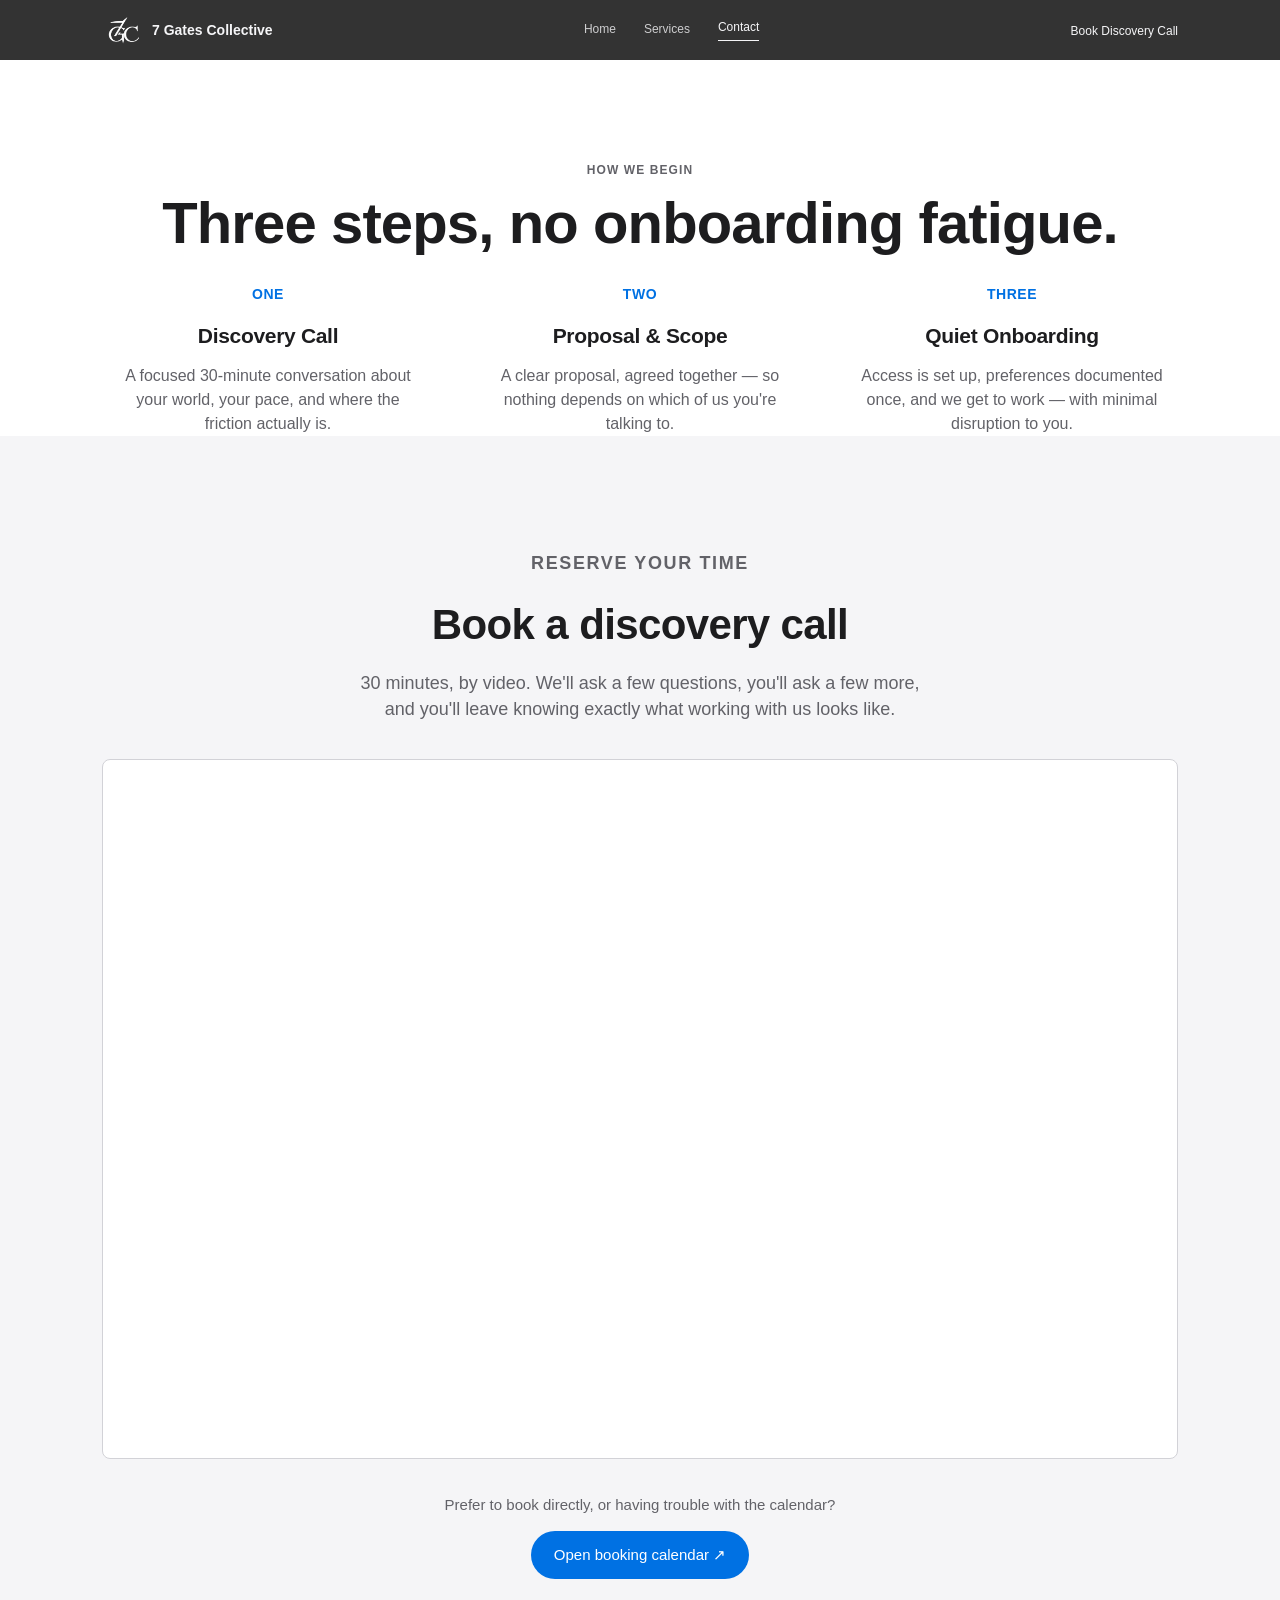
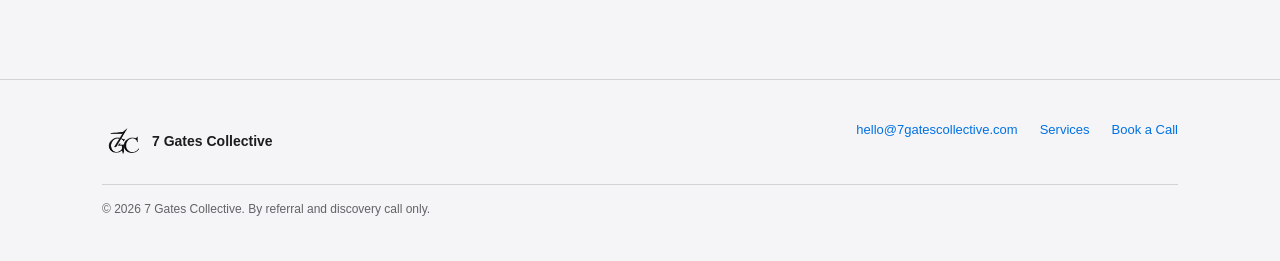
<file: contact.html>
<!DOCTYPE html>
<html lang="en">
<head>
<meta charset="UTF-8">
<link rel="icon" type="image/png" href="/favicon.png">
<meta name="viewport" content="width=device-width, initial-scale=1.0">
<title>Book a Call — 7 Gates Collective</title>
<meta name="description" content="Book a 30-minute discovery call with 7 Gates Collective. Three steps, no onboarding fatigue: discovery call, proposal and scope, quiet onboarding.">
<link rel="stylesheet" href="styles.css"></head>
<body>

<a href="#top" class="skip-link">Skip to content</a><header id="siteHeader">
  <nav class="wrap" aria-label="Main navigation">
    <a href="index.html" class="brand">
      <img src="assets/7gc-logo-transparent.png" alt="" width="42" height="42" class="brand-mark">
      7 Gates Collective
    </a>
    <button class="menu-toggle" id="menuToggle" aria-label="Open menu" aria-expanded="false" aria-controls="navLinks">
      <span></span><span></span><span></span>
    </button>
    <div class="navlinks" id="navLinks">
      <a href="index.html">Home</a>
      <a href="services.html">Services</a>
      <a href="contact.html" aria-current="page">Contact</a>
    </div>
    <div class="nav-cta">
      <a href="contact.html">Book Discovery Call</a>
    </div>
  </nav>
</header>

<main id="top" tabindex="-1">

  <section class="hero wrap" style="padding-bottom: 20px;">
    <p class="eyebrow">How We Begin</p>
    <h1>Three steps, no onboarding fatigue.</h1>
  </section>

  <section id="process" class="wrap">
    <div class="process">
      <div class="step reveal">
        <span class="num">One</span>
        <h3>Discovery Call</h3>
        <p>A focused 30-minute conversation about your world, your pace, and where the friction actually is.</p>
      </div>
      <div class="step reveal">
        <span class="num">Two</span>
        <h3>Proposal &amp; Scope</h3>
        <p>A clear proposal, agreed together — so nothing depends on which of us you're talking to.</p>
      </div>
      <div class="step reveal">
        <span class="num">Three</span>
        <h3>Quiet Onboarding</h3>
        <p>Access is set up, preferences documented once, and we get to work — with minimal disruption to you.</p>
      </div>
    </div>
  </section>

  <section id="book" class="section-alt">
    <div class="wrap"><div class="book reveal">
      <div class="book-head">
        <p class="eyebrow">Reserve Your Time</p>
        <h2>Book a discovery call</h2>
        <p>30 minutes, by video. We'll ask a few questions, you'll ask a few more, and you'll leave knowing exactly what working with us looks like.</p>
      </div>

      <div class="calendly-inline-widget calendly-frame" data-url="https://calendly.com/hello-7gatescollective/30min?hide_event_type_details=1&amp;hide_gdpr_banner=1" style="width:100%; height:700px;"></div>
      <div class="book-fallback" id="calendlyFallback"><p>Prefer to book directly, or having trouble with the calendar?</p><a class="btn btn-primary" href="https://calendly.com/hello-7gatescollective/30min" target="_blank" rel="noopener noreferrer">Open booking calendar ↗</a></div></div>
  </div></section>

</main>

<footer>
  <div class="wrap">
    <div class="footer-inner">
      <a href="index.html" class="footer-brand">
        <img src="assets/7gc-logo-transparent.png" alt="" width="42" height="42" class="brand-mark">
        7 Gates Collective
      </a>
      <div class="footer-links">
        <a href="mailto:hello@7gatescollective.com">hello@7gatescollective.com</a>
        <a href="services.html">Services</a>
        <a href="contact.html">Book a Call</a>
      </div>
    </div>
    <p class="footer-fine">© <span id="year">2026</span> 7 Gates Collective. By referral and discovery call only.</p>
  </div>
</footer>

<link href="https://assets.calendly.com/assets/external/widget.css" rel="stylesheet">
<script src="https://assets.calendly.com/assets/external/widget.js" async></script>

<script src="site.js" defer></script></body>
</html>
</file>
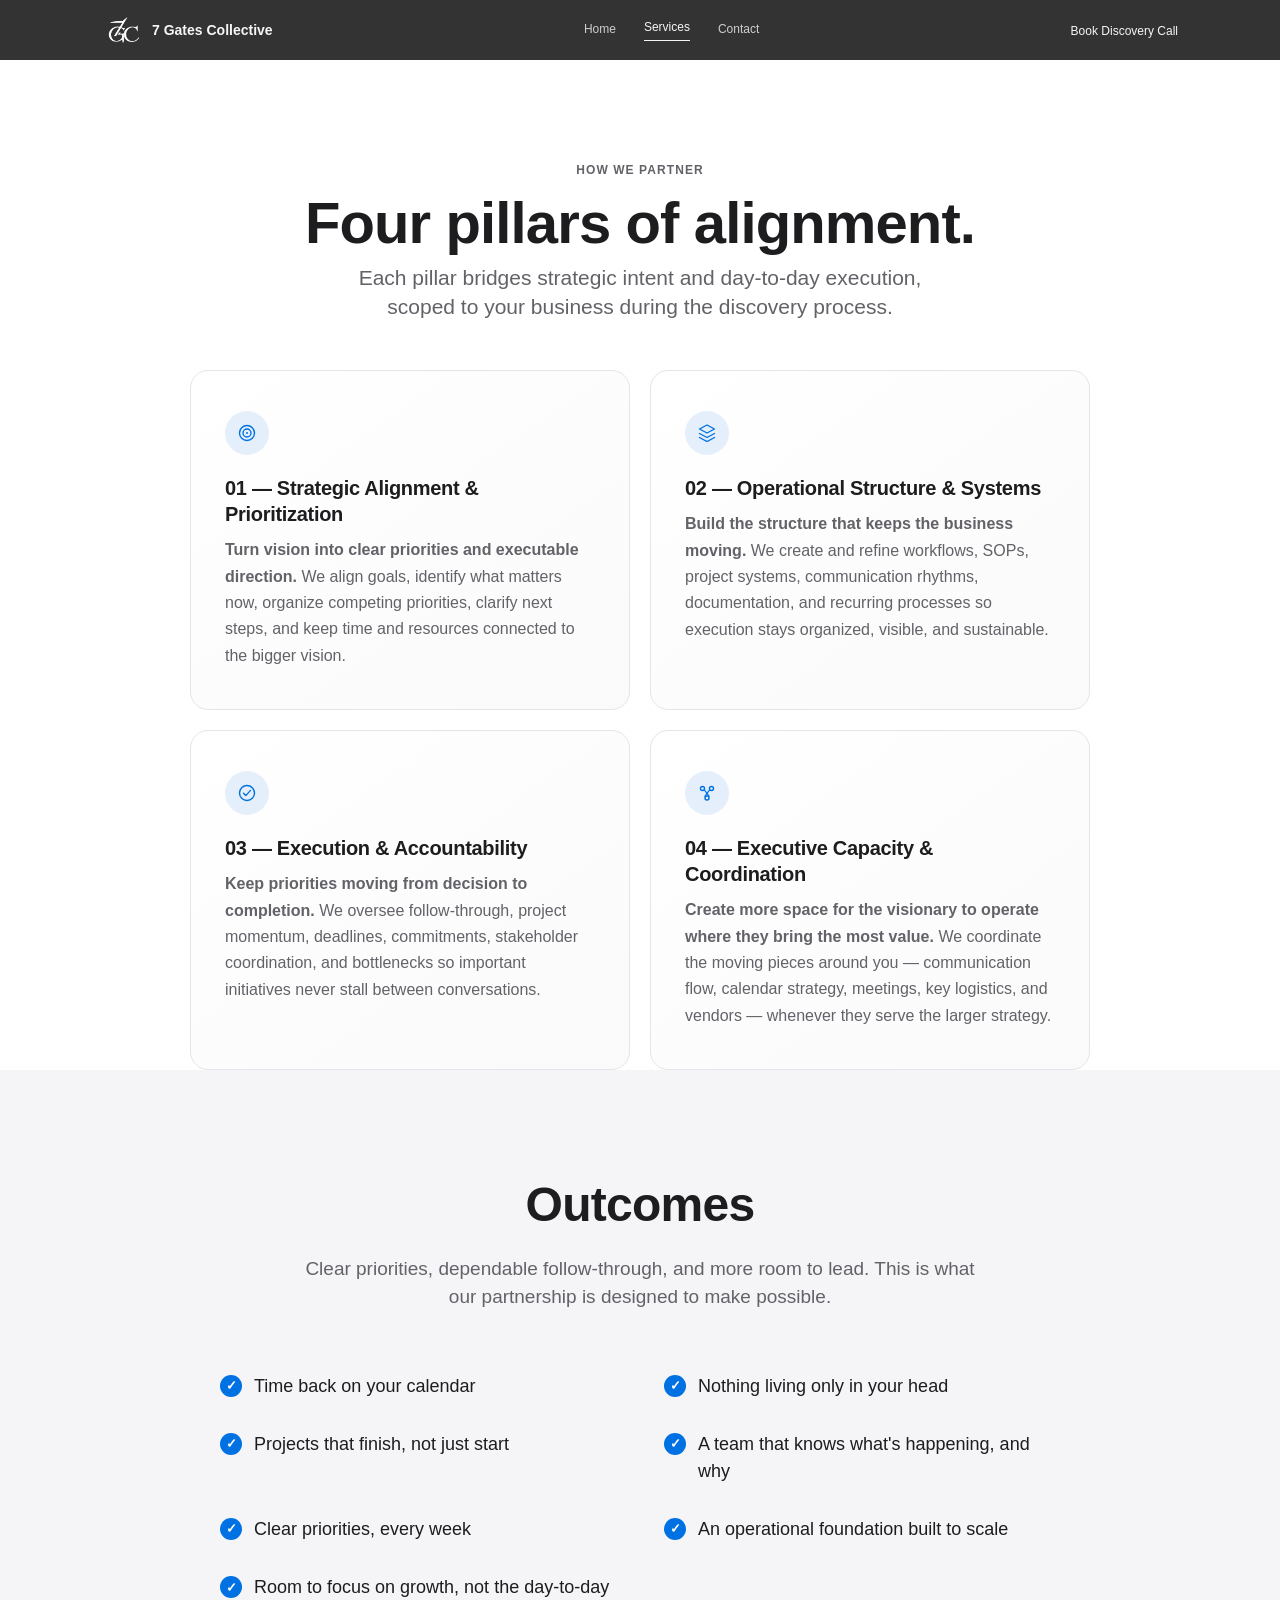
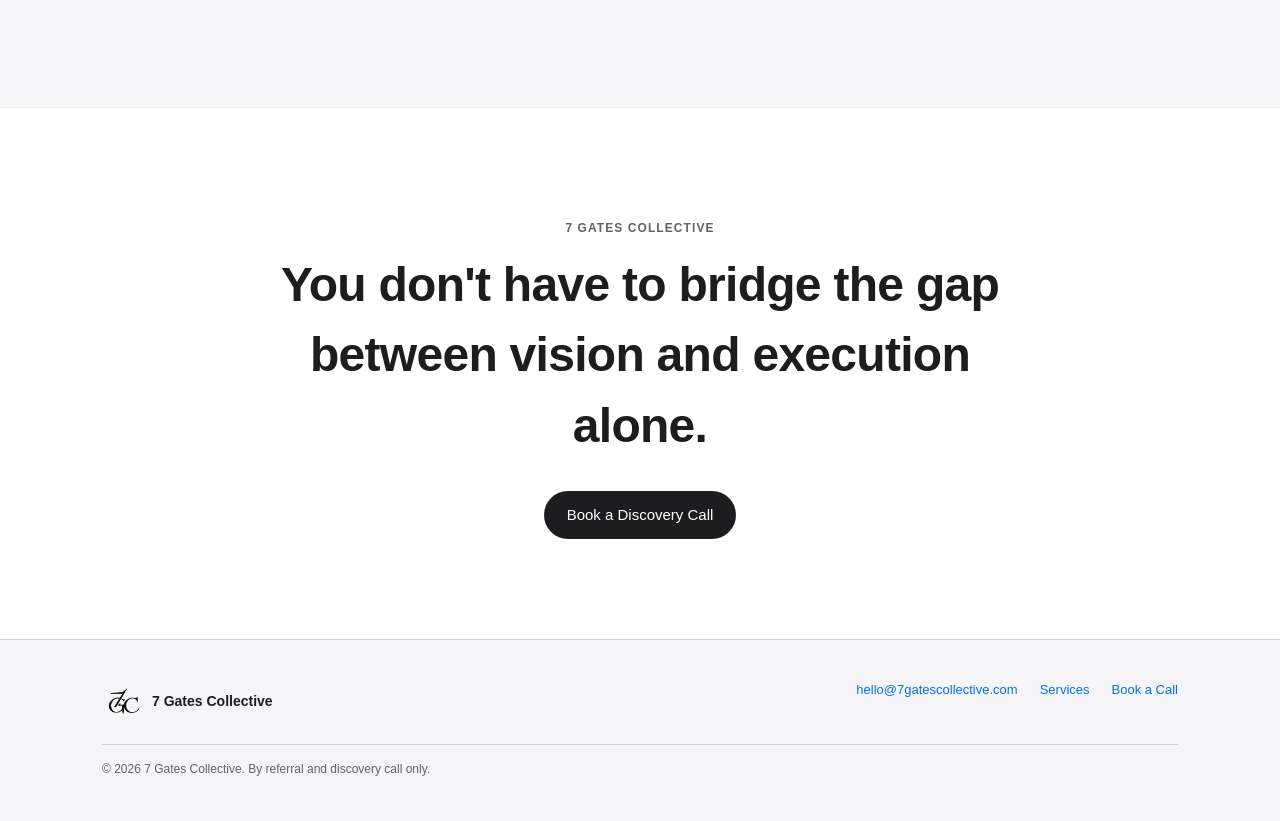
<file: services.html>
<!DOCTYPE html>
<html lang="en">
<head>
<meta charset="UTF-8">
<link rel="icon" type="image/png" href="/favicon.png">
<meta name="viewport" content="width=device-width, initial-scale=1.0">
<title>Services — 7 Gates Collective</title>
<meta name="description" content="Strategic integration across alignment, operational systems, execution, and executive capacity. Connect your vision to clear priorities and lasting outcomes with 7 Gates Collective.">
<link rel="stylesheet" href="styles.css"></head>
<body>

<a href="#top" class="skip-link">Skip to content</a><header id="siteHeader">
  <nav class="wrap" aria-label="Main navigation">
    <a href="index.html" class="brand">
      <img src="assets/7gc-logo-transparent.png" alt="" width="42" height="42" class="brand-mark">
      7 Gates Collective
    </a>
    <button class="menu-toggle" id="menuToggle" aria-label="Open menu" aria-expanded="false" aria-controls="navLinks">
      <span></span><span></span><span></span>
    </button>
    <div class="navlinks" id="navLinks">
      <a href="index.html">Home</a>
      <a href="services.html" aria-current="page">Services</a>
      <a href="contact.html">Contact</a>
    </div>
    <div class="nav-cta">
      <a href="contact.html">Book Discovery Call</a>
    </div>
  </nav>
</header>

<main id="top" tabindex="-1">

  <section class="hero wrap" style="padding-bottom: 20px;">
    <p class="eyebrow">How We Partner</p>
    <h1>Four pillars of alignment.</h1>
    <p class="sub">Each pillar bridges strategic intent and day-to-day execution, scoped to your business during the discovery process.</p>
  </section>

  <section id="services" class="wrap">
    <div class="services-grid">

      <div class="service-card reveal">
        <div class="service-icon">
          <svg width="18" height="18" viewbox="0 0 18 18" fill="none"><circle cx="9" cy="9" r="7.5" stroke="#0071e3" stroke-width="1.4"></circle><circle cx="9" cy="9" r="4" stroke="#0071e3" stroke-width="1.4"></circle><circle cx="9" cy="9" r="1" fill="#0071e3"></circle></svg>
        </div>
        <h3>01 — Strategic Alignment &amp; Prioritization</h3>
        <p><strong>Turn vision into clear priorities and executable direction.</strong> We align goals, identify what matters now, organize competing priorities, clarify next steps, and keep time and resources connected to the bigger vision.</p>
      </div>

      <div class="service-card reveal">
        <div class="service-icon">
          <svg width="18" height="18" viewbox="0 0 18 18" fill="none"><path d="M9 1L16.5 5L9 9L1.5 5L9 1Z" stroke="#0071e3" stroke-width="1.4" stroke-linejoin="round"></path><path d="M1.5 9.5L9 13.5L16.5 9.5" stroke="#0071e3" stroke-width="1.4" stroke-linecap="round" stroke-linejoin="round"></path><path d="M1.5 13.5L9 17.5L16.5 13.5" stroke="#0071e3" stroke-width="1.4" stroke-linecap="round" stroke-linejoin="round"></path></svg>
        </div>
        <h3>02 — Operational Structure &amp; Systems</h3>
        <p><strong>Build the structure that keeps the business moving.</strong> We create and refine workflows, SOPs, project systems, communication rhythms, documentation, and recurring processes so execution stays organized, visible, and sustainable.</p>
      </div>

      <div class="service-card reveal">
        <div class="service-icon">
          <svg width="18" height="18" viewbox="0 0 18 18" fill="none"><circle cx="9" cy="9" r="7.5" stroke="#0071e3" stroke-width="1.4"></circle><path d="M5.5 9.3L7.8 11.6L12.5 6.4" stroke="#0071e3" stroke-width="1.4" stroke-linecap="round" stroke-linejoin="round"></path></svg>
        </div>
        <h3>03 — Execution &amp; Accountability</h3>
        <p><strong>Keep priorities moving from decision to completion.</strong> We oversee follow-through, project momentum, deadlines, commitments, stakeholder coordination, and bottlenecks so important initiatives never stall between conversations.</p>
      </div>

      <div class="service-card reveal">
        <div class="service-icon">
          <svg width="18" height="18" viewbox="0 0 18 18" fill="none"><circle cx="4.5" cy="4.5" r="2" stroke="#0071e3" stroke-width="1.4"></circle><circle cx="13.5" cy="4.5" r="2" stroke="#0071e3" stroke-width="1.4"></circle><circle cx="9" cy="14" r="2" stroke="#0071e3" stroke-width="1.4"></circle><path d="M6.2 5.6L11.4 12.6M11.8 5.6L6.6 12.6" stroke="#0071e3" stroke-width="1.2"></path></svg>
        </div>
        <h3>04 — Executive Capacity &amp; Coordination</h3>
        <p><strong>Create more space for the visionary to operate where they bring the most value.</strong> We coordinate the moving pieces around you — communication flow, calendar strategy, meetings, key logistics, and vendors — whenever they serve the larger strategy.</p>
      </div>

    </div>
  </section>

  <section id="transformations" class="section-alt" style="border-radius:0;">
    <div class="wrap">
      <div class="section-head reveal">
        <h2>Outcomes</h2>
        <p>Clear priorities, dependable follow-through, and more room to lead. This is what our partnership is designed to make possible.</p>
      </div>
      <div class="transform-grid reveal">
        <div class="transform-item">
          <span class="transform-check">✓</span>
          <span>Time back on your calendar</span>
        </div>
        <div class="transform-item">
          <span class="transform-check">✓</span>
          <span>Nothing living only in your head</span>
        </div>
        <div class="transform-item">
          <span class="transform-check">✓</span>
          <span>Projects that finish, not just start</span>
        </div>
        <div class="transform-item">
          <span class="transform-check">✓</span>
          <span>A team that knows what's happening, and why</span>
        </div>
        <div class="transform-item">
          <span class="transform-check">✓</span>
          <span>Clear priorities, every week</span>
        </div>
        <div class="transform-item">
          <span class="transform-check">✓</span>
          <span>An operational foundation built to scale</span>
        </div>
        <div class="transform-item">
          <span class="transform-check">✓</span>
          <span>Room to focus on growth, not the day-to-day</span>
        </div>
      </div>
    </div>
  </section>

  <section class="closing">
    <div class="banner reveal wrap">
      <p class="eyebrow">7 Gates Collective</p>
      <h2>You don't have to bridge the gap between vision and execution alone.</h2>
      <a href="contact.html" class="btn btn-dark">Book a Discovery Call</a>
    </div>
  </section>

</main>

<footer>
  <div class="wrap">
    <div class="footer-inner">
      <a href="index.html" class="footer-brand">
        <img src="assets/7gc-logo-transparent.png" alt="" width="42" height="42" class="brand-mark">
        7 Gates Collective
      </a>
      <div class="footer-links">
        <a href="mailto:hello@7gatescollective.com">hello@7gatescollective.com</a>
        <a href="services.html">Services</a>
        <a href="contact.html">Book a Call</a>
      </div>
    </div>
    <p class="footer-fine">© <span id="year">2026</span> 7 Gates Collective. By referral and discovery call only.</p>
  </div>
</footer>

<script src="site.js" defer></script></body>
</html>
</file>
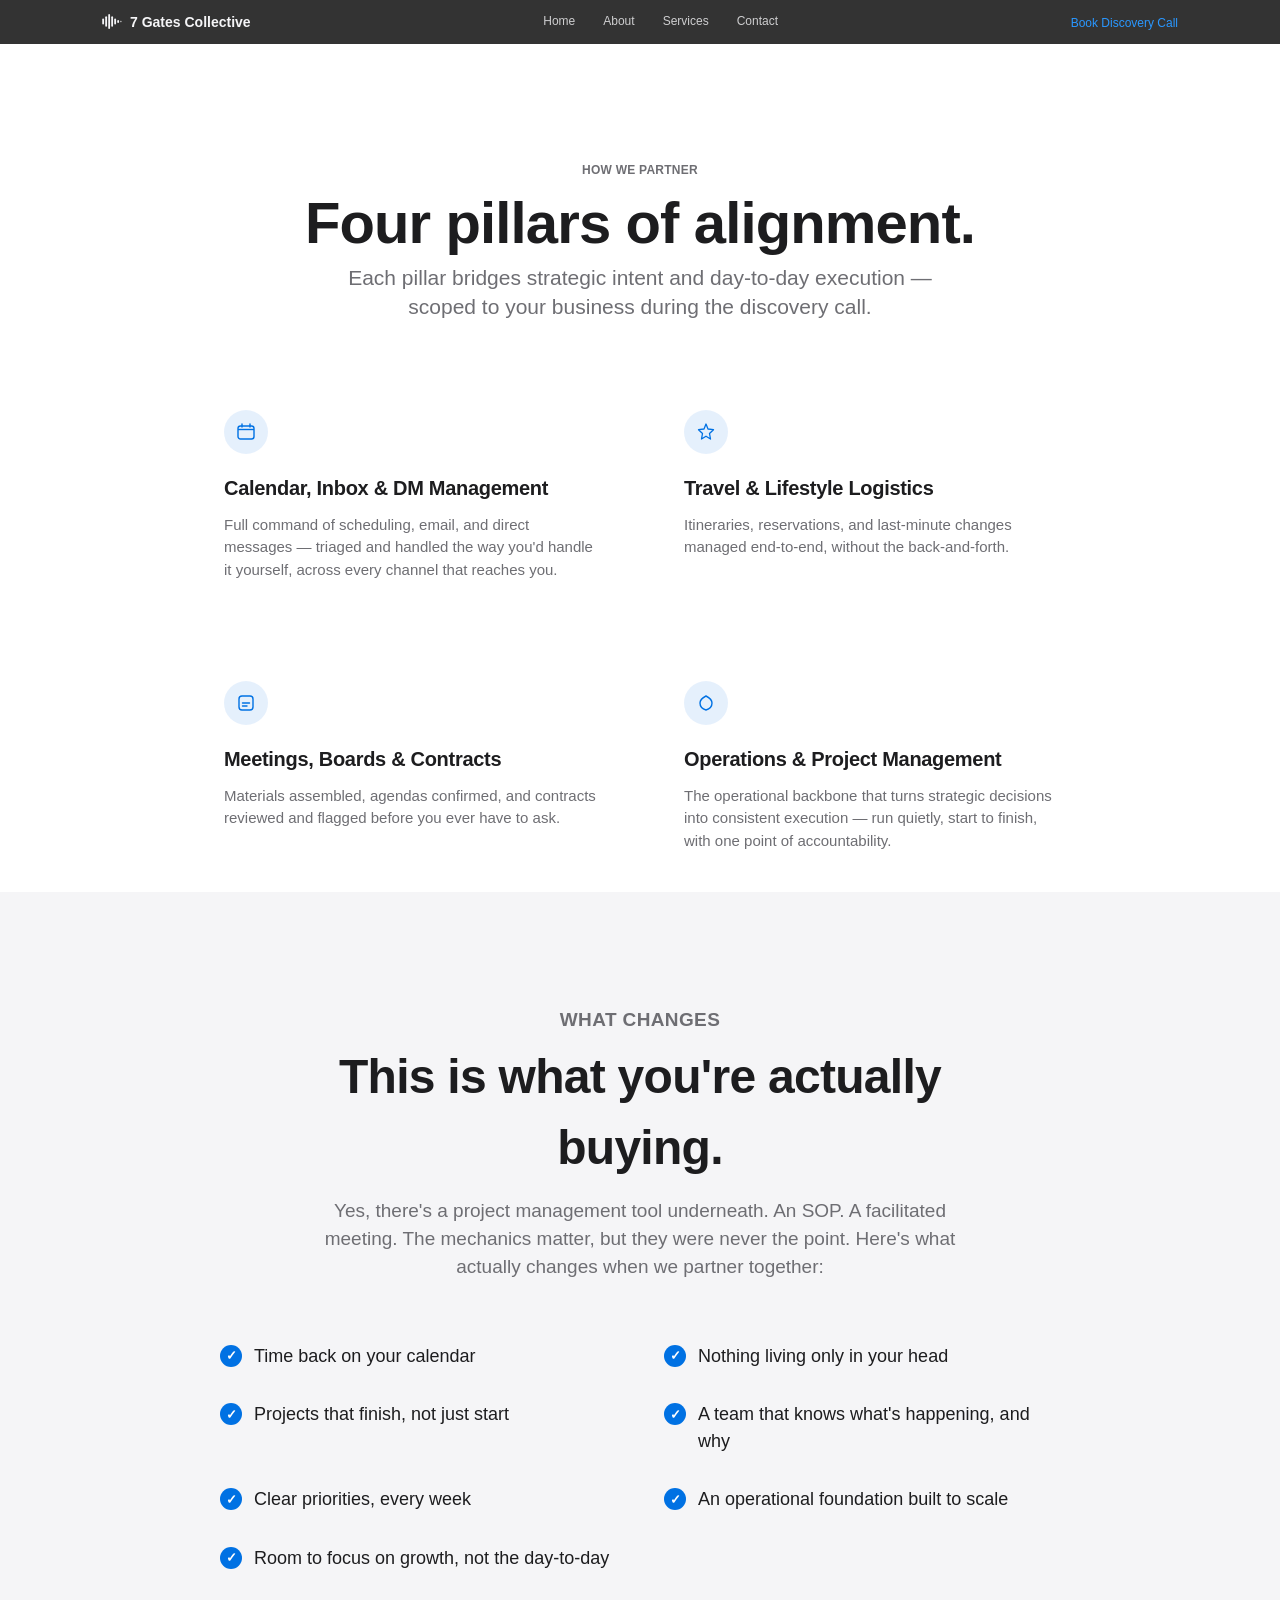
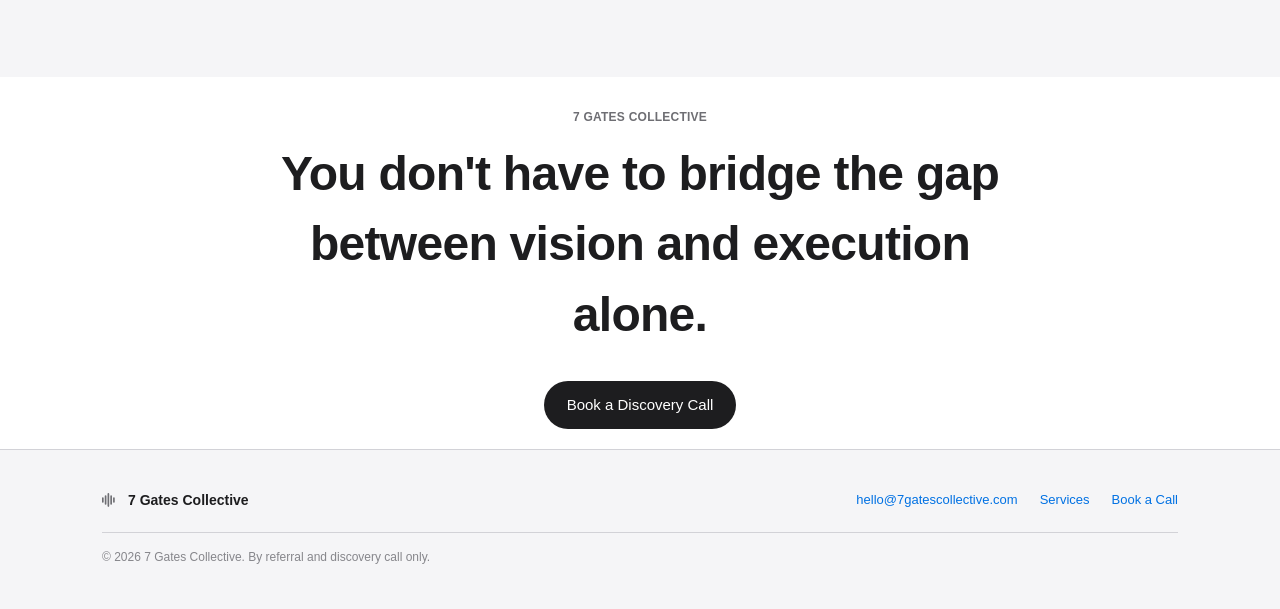
<file: Services.html>
<!DOCTYPE html>
<html lang="en">
<head>
<meta charset="UTF-8">
<meta name="viewport" content="width=device-width, initial-scale=1.0">
<title>Services — 7 Gates Collective</title>
<meta name="description" content="Four pillars of alignment: calendar and inbox management, travel and lifestyle logistics, meetings and contracts, operations and project management — scoped to your business.">
<style>
  :root{
    --bg: #ffffff;
    --bg-alt: #f5f5f7;
    --ink: #1d1d1f;
    --gray: #6e6e73;
    --gray-light: #86868b;
    --hairline: #d2d2d7;
    --blue: #0071e3;
    --blue-dark: #0058b0;
    --radius-lg: 28px;
    --radius-md: 18px;
    --radius-pill: 980px;
    --max: 1120px;
    --font: -apple-system, BlinkMacSystemFont, "SF Pro Display", "SF Pro Text",
            "Segoe UI", Roboto, "Helvetica Neue", Helvetica, Arial, sans-serif;
  }

  *{ box-sizing: border-box; }
  html{ scroll-behavior: smooth; }
  @media (prefers-reduced-motion: reduce){
    html{ scroll-behavior: auto; }
    *{ animation-duration: 0.01ms !important; animation-iteration-count: 1 !important; transition-duration: 0.01ms !important; }
  }

  body{
    margin:0;
    background: var(--bg);
    color: var(--ink);
    font-family: var(--font);
    -webkit-font-smoothing: antialiased;
    line-height: 1.47059;
  }

  h1,h2,h3{
    font-family: var(--font);
    font-weight: 600;
    letter-spacing: -0.015em;
    margin: 0;
  }

  /* Apple-style clickable links: blue, no underline until hover */
  a{ color: var(--blue); text-decoration: none; }
  a:hover{ text-decoration: underline; }
  img{ max-width: 100%; display:block; }

  .wrap{
    max-width: var(--max);
    margin: 0 auto;
    padding: 0 22px;
  }

  .eyebrow{
    font-size: 12px;
    letter-spacing: 0.02em;
    text-transform: uppercase;
    color: var(--gray);
    font-weight: 600;
  }

  /* ---------- Buttons ---------- */
  .btn{
    display: inline-flex;
    align-items: center;
    gap: 6px;
    padding: 12px 22px;
    border-radius: var(--radius-pill);
    font-family: var(--font);
    font-size: 15px;
    font-weight: 400;
    text-decoration: none !important;
    border: 1px solid transparent;
    cursor: pointer;
    transition: background 0.2s ease, opacity 0.2s ease;
  }
  .btn-primary{
    background: var(--blue);
    color: #fff;
  }
  .btn-primary:hover{ background: var(--blue-dark); }
  .btn-ghost{
    background: transparent;
    color: var(--blue);
    border-color: var(--hairline);
    padding: 11px 21px;
  }
  .btn-ghost:hover{ background: var(--bg-alt); }
  .btn-dark{
    background: var(--ink);
    color: #fff;
  }
  .btn-dark:hover{ background: #000; }

  /* an Apple-style "Learn more >" link */
  .chevron-link{
    color: var(--blue);
    font-size: 17px;
    display: inline-flex;
    align-items: center;
    gap: 3px;
  }
  .chevron-link:hover{ text-decoration: underline; }
  .chevron-link svg{ margin-top: 1px; }

  /* ---------- Nav ---------- */
  header{
    position: fixed;
    top:0; left:0; right:0;
    z-index: 100;
    background: rgba(0,0,0,0.8);
    backdrop-filter: saturate(180%) blur(20px);
    -webkit-backdrop-filter: saturate(180%) blur(20px);
    height: 44px;
  }
  nav.wrap{
    display:flex;
    align-items:center;
    justify-content: space-between;
    height: 44px;
  }
  .brand{
    display:flex;
    align-items:center;
    gap: 8px;
    text-decoration:none;
    font-size: 14px;
    font-weight: 600;
    color: #f5f5f7;
    letter-spacing: 0;
  }
  .brand:hover{ text-decoration:none; }
  .gatemark rect{ fill: #f5f5f7; }
  .navlinks{
    display:flex;
    align-items:center;
    gap: 28px;
    font-size: 12px;
    color: #f5f5f7;
  }
  .navlinks a{
    color: #f5f5f7;
    opacity: 0.8;
    text-decoration:none;
    transition: opacity .2s ease;
  }
  .navlinks a:hover{ opacity: 1; text-decoration:none; }
  .nav-cta a{
    color: #2997ff;
    font-size: 12px;
  }
  .menu-toggle{
    display:none;
    background:none;
    border:none;
    cursor:pointer;
    padding: 8px;
  }
  .menu-toggle span{
    display:block;
    width:20px; height:1.5px;
    background: #f5f5f7;
    margin: 4px 0;
  }

  /* ---------- Hero ---------- */
  .hero{
    padding: 150px 0 60px;
    text-align:center;
    background: var(--bg);
  }
  .hero h1{
    font-size: clamp(32px, 4.6vw, 58px);
    line-height: 1.08;
    max-width: 1020px;
    margin: 8px auto 10px;
    color: var(--ink);
    font-weight: 600;
  }
  .hero h1 em{ font-style: normal; color: var(--ink); }
  .hero p.sub{
    max-width: 620px;
    margin: 0 auto 28px;
    color: var(--gray);
    font-size: 21px;
    line-height: 1.38;
  }
  .hero-ctas{
    display:flex;
    justify-content:center;
    align-items: center;
    gap: 26px;
    flex-wrap: wrap;
  }

  section{ padding: 100px 0; }
  .section-alt{ background: var(--bg-alt); }

  .section-head{
    max-width: 680px;
    margin: 0 auto 56px;
    text-align:center;
  }
  .section-head .eyebrow{ margin-bottom: 8px; display:block; }
  .section-head h2{
    font-size: clamp(32px, 4.4vw, 48px);
    color: var(--ink);
  }
  .section-head p{
    color: var(--gray);
    margin-top: 14px;
    font-size: 19px;
  }

  .reveal{
    opacity: 0;
    transform: translateY(18px);
    transition: opacity 0.8s ease, transform 0.8s ease;
  }
  .reveal.in-view{ opacity: 1; transform: translateY(0); }
  @media (prefers-reduced-motion: reduce){
    .reveal{ opacity:1; transform:none; transition:none; }
  }

  /* ---------- Mission (full-bleed image) ---------- */
  .mission-text{
    text-align:center;
    max-width: 720px;
    margin: 0 auto 48px;
  }
  .mission-text h2{
    font-size: clamp(32px, 4.4vw, 52px);
    color: var(--ink);
  }
  .mission-text p{
    color: var(--gray);
    font-size: 20px;
    margin-top: 16px;
    line-height: 1.5;
  }
  .mission-photo{
    position: relative;
    width: 100%;
    aspect-ratio: 21 / 9;
    overflow: hidden;
    background: linear-gradient(135deg, #e8e8ed, #fbfbfd);
  }
  .mission-slide{
    position:absolute; inset:0;
    opacity: 0;
    transition: opacity 1.1s ease;
  }
  .mission-slide.active{ opacity: 1; }
  .mission-photo img{
    width: 100%; height: 100%;
    object-fit: cover;
  }
  .mission-fallback{
    position:absolute; inset:0;
    display:flex;
    flex-direction:column;
    align-items:center;
    justify-content:center;
    gap: 14px;
    color: var(--gray);
  }
  .mission-fallback span{ font-size: 15px; }
  .mission-dots{
    position:absolute;
    bottom: 20px; left:0; right:0;
    display:flex;
    justify-content:center;
    gap: 8px;
    z-index: 2;
  }
  .mission-dot{
    width: 7px; height:7px;
    border-radius: 50%;
    background: rgba(255,255,255,0.55);
    border: none;
    padding:0;
    cursor:pointer;
    transition: background .3s ease, transform .3s ease;
  }
  .mission-dot.active{ background:#fff; transform: scale(1.25); }

  /* ---------- About ---------- */
  .about{
    display:grid;
    grid-template-columns: 0.9fr 1.1fr;
    gap: 64px;
    align-items:center;
  }
  .about-panel{
    background: var(--bg);
    border-radius: var(--radius-lg);
    padding: 48px;
    display:flex;
    flex-direction:column;
    align-items:center;
    justify-content:center;
    text-align:center;
    gap: 16px;
    box-shadow: 0 20px 45px -30px rgba(0,0,0,0.25);
  }
  .avatar-row{ display:flex; justify-content:center; margin-bottom: 4px; }
  .avatar{
    position: relative;
    width: 76px; height: 76px;
    border-radius: 50%;
    background: var(--bg-alt);
    border: 3px solid var(--bg);
    box-shadow: 0 6px 18px rgba(0,0,0,0.14);
    overflow: hidden;
  }
  .avatar + .avatar{ margin-left: -16px; }
  .avatar img{ width: 100%; height: 100%; object-fit: cover; }
  .avatar-fallback{
    display:none;
    position:absolute; inset:0;
    align-items:center; justify-content:center;
    font-size: 20px;
    font-weight: 600;
    color: var(--blue);
    background: var(--bg-alt);
  }
  .about-panel .names{ font-size: 19px; font-weight: 600; color: var(--ink); }
  .about-panel .roles{
    font-size: 13px;
    color: var(--ink);
    font-weight: 600;
    letter-spacing: 0.02em;
    text-transform: uppercase;
  }
  .about-copy h2{ font-size: clamp(28px,3.6vw,40px); margin-bottom: 18px; color: var(--ink); }
  .about-copy p{ color: var(--gray); margin: 0 0 14px; font-size: 18px; line-height: 1.5; }
  .about-copy p:last-child{ margin-bottom:0; }

  /* ---------- Services ---------- */
  .services-grid{
    display:grid;
    grid-template-columns: repeat(2, 1fr);
    gap: 20px;
    max-width: 900px;
    margin: 0 auto;
  }
  .principles-grid{
    grid-template-columns: repeat(3, 1fr);
    max-width: 1060px;
  }

  /* ---------- Transformations checklist ---------- */
  .transform-grid{
    display:grid;
    grid-template-columns: repeat(2, 1fr);
    gap: 20px 48px;
    max-width: 840px;
    margin: 0 auto;
  }
  .transform-item{
    display:flex;
    align-items:flex-start;
    gap: 12px;
    font-size: 18px;
    color: var(--ink);
    padding: 6px 0;
  }
  .transform-check{
    flex-shrink:0;
    width: 22px; height: 22px;
    border-radius: 50%;
    background: var(--blue);
    color: #fff;
    font-size: 13px;
    font-weight: 700;
    display:flex;
    align-items:center;
    justify-content:center;
    margin-top: 2px;
  }
  .service-card{
    background: var(--bg);
    border-radius: var(--radius-lg);
    padding: 40px 34px;
    transition: transform .3s ease, box-shadow .3s ease;
  }
  .service-card:hover{
    transform: translateY(-4px);
    box-shadow: 0 24px 50px -30px rgba(0,0,0,0.22);
  }
  .service-icon{
    width: 44px; height:44px;
    border-radius: 50%;
    background: rgba(0,113,227,0.1);
    display:flex; align-items:center; justify-content:center;
    margin-bottom: 20px;
  }
  .service-card h3{ font-size: 20px; margin-bottom: 10px; color: var(--ink); }
  .service-card p{ color: var(--gray); font-size: 15px; margin: 0; line-height: 1.5; }

  /* ---------- Process ---------- */
  .process{
    display:grid;
    grid-template-columns: repeat(3, 1fr);
    gap: 40px;
  }
  .step{ text-align:center; padding: 0 12px; }
  .step .num{
    font-size: 14px;
    font-weight: 600;
    color: var(--blue);
    display:block;
    margin-bottom: 16px;
    text-transform: uppercase;
    letter-spacing: 0.04em;
  }
  .step h3{ font-size: 21px; margin-bottom: 12px; color: var(--ink); }
  .step p{ color: var(--gray); font-size: 16px; margin:0; line-height: 1.5; }

  /* ---------- Book a call ---------- */
  .book{
    background: var(--bg);
    border-radius: var(--radius-lg);
    padding: 56px;
    box-shadow: 0 30px 70px -40px rgba(0,0,0,0.25);
  }
  .book-head{ text-align:center; max-width: 560px; margin: 0 auto 36px; }
  .book-head h2{ font-size: clamp(30px,4vw,42px); color: var(--ink); }
  .book-head p{ color: var(--gray); margin-top:14px; font-size: 18px; }
  .calendly-frame{
    border-radius: var(--radius-md);
    overflow:hidden;
    border: 1px solid var(--hairline);
    min-height: 700px;
  }
  .book-fallback{ text-align:center; padding: 60px 20px; color: var(--gray); }
  .book-fallback strong{ color: var(--ink); display:block; margin-bottom: 8px; font-size: 19px; font-weight:600; }

  /* ---------- Closing banner ---------- */
  .banner{
    text-align:center;
    padding: 20px 0;
  }
  .banner h2{
    font-size: clamp(30px,4.4vw,48px);
    max-width: 760px;
    margin: 10px auto 30px;
    color: var(--ink);
    font-weight: 600;
  }

  /* ---------- Footer ---------- */
  footer{
    background: var(--bg-alt);
    padding: 40px 0 30px;
    border-top: 1px solid var(--hairline);
  }
  .footer-inner{
    display:flex;
    justify-content: space-between;
    align-items:flex-start;
    padding-bottom: 22px;
    border-bottom: 1px solid var(--hairline);
    flex-wrap: wrap;
    gap: 20px;
  }
  .footer-brand{ display:flex; align-items:center; gap:8px; font-size: 14px; font-weight: 600; color: var(--ink); }
  .footer-brand svg rect{ fill: var(--gray); }
  .footer-links{ display:flex; gap: 22px; font-size: 13px; }
  .footer-links a{ color: var(--blue); }
  .footer-fine{ font-size: 12px; color: var(--gray-light); margin-top: 16px; }

  a:focus-visible, button:focus-visible{
    outline: 2px solid var(--blue);
    outline-offset: 3px;
    border-radius: 4px;
  }

  /* ---------- Responsive ---------- */
  @media (max-width: 900px){
    .about{ grid-template-columns: 1fr; }
    .process{ grid-template-columns: 1fr; gap: 44px; }
    .principles-grid{ grid-template-columns: 1fr; }
    .transform-grid{ grid-template-columns: 1fr; gap: 14px; }
  }
  @media (max-width: 680px){
    .navlinks{
      position:absolute;
      top: 44px; left:0; right:0;
      background: rgba(0,0,0,0.95);
      flex-direction:column;
      align-items:flex-start;
      padding: 20px 22px;
      gap: 18px;
      display:none;
    }
    .navlinks.open{ display:flex; }
    .menu-toggle{ display:block; }
    .nav-cta{ display:none; }
    .hero{ padding: 110px 0 40px; }
    .services-grid{ grid-template-columns: 1fr; }
    .about-panel{ padding: 36px 24px; }
    .book{ padding: 32px 20px; }
    section{ padding: 64px 0; }
    .mission-photo{ aspect-ratio: 4 / 5; }
  }


</style>
</head>
<body>

<header id="siteHeader">
  <nav class="wrap">
    <a href="index.html" class="brand">
      <svg class="gatemark" width="20" height="15" viewBox="0 0 26 20" fill="none" xmlns="http://www.w3.org/2000/svg" aria-hidden="true">
        <rect x="0" y="6" width="2.4" height="8" rx="1.2"/>
        <rect x="4" y="3" width="2.4" height="14" rx="1.2"/>
        <rect x="8" y="0" width="2.4" height="20" rx="1.2"/>
        <rect x="12" y="3" width="2.4" height="14" rx="1.2"/>
        <rect x="16" y="6" width="2.4" height="8" rx="1.2"/>
        <rect x="20" y="8" width="2.4" height="4" rx="1.2"/>
        <rect x="23.6" y="9" width="2.4" height="2" rx="1" opacity=".6"/>
      </svg>
      7 Gates Collective
    </a>
    <button class="menu-toggle" id="menuToggle" aria-label="Open menu" aria-expanded="false">
      <span></span><span></span><span></span>
    </button>
    <div class="navlinks" id="navLinks">
      <a href="index.html">Home</a>
      <a href="about.html">About</a>
      <a href="services.html">Services</a>
      <a href="contact.html">Contact</a>
    </div>
    <div class="nav-cta">
      <a href="contact.html">Book Discovery Call</a>
    </div>
  </nav>
</header>

<main id="top">

  <section class="hero wrap" style="padding-bottom: 20px;">
    <p class="eyebrow">How We Partner</p>
    <h1>Four pillars of alignment.</h1>
    <p class="sub">Each pillar bridges strategic intent and day-to-day execution — scoped to your business during the discovery call.</p>
  </section>

  <section id="services" class="wrap">
    <div class="services-grid">

      <div class="service-card reveal" style="transition-delay:0ms;">
        <div class="service-icon">
          <svg width="18" height="18" viewBox="0 0 18 18" fill="none"><rect x="1" y="3" width="16" height="13" rx="2.5" stroke="#0071e3" stroke-width="1.4"/><path d="M1 6.5H17" stroke="#0071e3" stroke-width="1.4"/><path d="M5 1V4M13 1V4" stroke="#0071e3" stroke-width="1.4" stroke-linecap="round"/></svg>
        </div>
        <h3>Calendar, Inbox &amp; DM Management</h3>
        <p>Full command of scheduling, email, and direct messages — triaged and handled the way you'd handle it yourself, across every channel that reaches you.</p>
      </div>

      <div class="service-card reveal" style="transition-delay:80ms;">
        <div class="service-icon">
          <svg width="18" height="18" viewBox="0 0 18 18" fill="none"><path d="M9 1L11 6L16.5 6.7L12.5 10.5L13.5 16L9 13.2L4.5 16L5.5 10.5L1.5 6.7L7 6L9 1Z" stroke="#0071e3" stroke-width="1.3" stroke-linejoin="round"/></svg>
        </div>
        <h3>Travel &amp; Lifestyle Logistics</h3>
        <p>Itineraries, reservations, and last-minute changes managed end-to-end, without the back-and-forth.</p>
      </div>

      <div class="service-card reveal" style="transition-delay:160ms;">
        <div class="service-icon">
          <svg width="18" height="18" viewBox="0 0 18 18" fill="none"><rect x="2" y="2" width="14" height="14" rx="3" stroke="#0071e3" stroke-width="1.4"/><path d="M5.5 9H12.5M5.5 12H10" stroke="#0071e3" stroke-width="1.4" stroke-linecap="round"/></svg>
        </div>
        <h3>Meetings, Boards &amp; Contracts</h3>
        <p>Materials assembled, agendas confirmed, and contracts reviewed and flagged before you ever have to ask.</p>
      </div>

      <div class="service-card reveal" style="transition-delay:240ms;">
        <div class="service-icon">
          <svg width="18" height="18" viewBox="0 0 18 18" fill="none"><path d="M9 2C9 2 3 5 3 9C3 12.5 5.5 15 9 16C12.5 15 15 12.5 15 9C15 5 9 2 9 2Z" stroke="#0071e3" stroke-width="1.4" stroke-linejoin="round"/></svg>
        </div>
        <h3>Operations &amp; Project Management</h3>
        <p>The operational backbone that turns strategic decisions into consistent execution — run quietly, start to finish, with one point of accountability.</p>
      </div>

    </div>
  </section>

  <!-- ---------- Transformations ---------- -->
  <section id="transformations" class="section-alt" style="border-radius:0;">
    <div class="wrap">
      <div class="section-head reveal">
        <p class="eyebrow">What Changes</p>
        <h2>This is what you're actually buying.</h2>
        <p>Yes, there's a project management tool underneath. An SOP. A facilitated meeting. The mechanics matter, but they were never the point. Here's what actually changes when we partner together:</p>
      </div>
      <div class="transform-grid reveal">
        <div class="transform-item">
          <span class="transform-check">✓</span>
          <span>Time back on your calendar</span>
        </div>
        <div class="transform-item">
          <span class="transform-check">✓</span>
          <span>Nothing living only in your head</span>
        </div>
        <div class="transform-item">
          <span class="transform-check">✓</span>
          <span>Projects that finish, not just start</span>
        </div>
        <div class="transform-item">
          <span class="transform-check">✓</span>
          <span>A team that knows what's happening, and why</span>
        </div>
        <div class="transform-item">
          <span class="transform-check">✓</span>
          <span>Clear priorities, every week</span>
        </div>
        <div class="transform-item">
          <span class="transform-check">✓</span>
          <span>An operational foundation built to scale</span>
        </div>
        <div class="transform-item">
          <span class="transform-check">✓</span>
          <span>Room to focus on growth, not the day-to-day</span>
        </div>
      </div>
    </div>
  </section>

  <div class="wrap">
    <div class="banner reveal">
      <p class="eyebrow">7 Gates Collective</p>
      <h2>You don't have to bridge the gap between vision and execution alone.</h2>
      <a href="contact.html" class="btn btn-dark">Book a Discovery Call</a>
    </div>
  </div>

</main>

<footer>
  <div class="wrap">
    <div class="footer-inner">
      <a href="index.html" class="footer-brand">
        <svg width="18" height="14" viewBox="0 0 26 20" fill="none" aria-hidden="true">
          <rect x="0" y="6" width="2.4" height="8" rx="1.2"/>
          <rect x="4" y="3" width="2.4" height="14" rx="1.2"/>
          <rect x="8" y="0" width="2.4" height="20" rx="1.2"/>
          <rect x="12" y="3" width="2.4" height="14" rx="1.2"/>
          <rect x="16" y="6" width="2.4" height="8" rx="1.2"/>
        </svg>
        7 Gates Collective
      </a>
      <div class="footer-links">
        <a href="mailto:hello@7gatescollective.com">hello@7gatescollective.com</a>
        <a href="services.html">Services</a>
        <a href="contact.html">Book a Call</a>
      </div>
    </div>
    <p class="footer-fine">© <span id="year"></span> 7 Gates Collective. By referral and discovery call only.</p>
  </div>
</footer>

<script>
// Mission carousel: auto-advancing crossfade with dot navigation (Home page only)
(function(){
  const carousel = document.getElementById('missionCarousel');
  if (!carousel) return;
  const slides = carousel.querySelectorAll('.mission-slide');
  const dotsWrap = document.getElementById('missionDots');
  const reduceMotion = window.matchMedia('(prefers-reduced-motion: reduce)').matches;
  let index = 0;
  let timer = null;

  slides.forEach((_, i) => {
    const dot = document.createElement('button');
    dot.className = 'mission-dot' + (i === 0 ? ' active' : '');
    dot.setAttribute('aria-label', 'Show slide ' + (i + 1));
    dot.addEventListener('click', () => goTo(i));
    dotsWrap.appendChild(dot);
  });
  const dots = dotsWrap.querySelectorAll('.mission-dot');

  function goTo(i){
    slides[index].classList.remove('active');
    dots[index].classList.remove('active');
    index = i;
    slides[index].classList.add('active');
    dots[index].classList.add('active');
  }
  function next(){ goTo((index + 1) % slides.length); }
  function start(){
    if (reduceMotion) return;
    stop();
    timer = setInterval(next, 5000);
  }
  function stop(){ if (timer) clearInterval(timer); }

  carousel.addEventListener('mouseenter', stop);
  carousel.addEventListener('mouseleave', start);
  start();
})();

// Footer year (every page)
const yearEl = document.getElementById('year');
if (yearEl) yearEl.textContent = new Date().getFullYear();

// Scroll-reveal: fade/rise elements into view as the page scrolls (every page)
(function(){
  const revealEls = document.querySelectorAll('.reveal');
  if (!revealEls.length) return;
  const observer = new IntersectionObserver((entries) => {
    entries.forEach(entry => {
      if (entry.isIntersecting){
        entry.target.classList.add('in-view');
        observer.unobserve(entry.target);
      }
    });
  }, { threshold: 0.15, rootMargin: '0px 0px -40px 0px' });
  revealEls.forEach(el => observer.observe(el));
})();

// Calendly fallback message (Contact page only)
setTimeout(() => {
  const widget = document.querySelector('.calendly-inline-widget');
  const fallback = document.getElementById('calendlyFallback');
  if (widget && fallback && !widget.querySelector('iframe')) {
    fallback.style.display = 'block';
  }
}, 4000);

// Mobile menu toggle (every page)
const menuToggle = document.getElementById('menuToggle');
const navLinks = document.getElementById('navLinks');
if (menuToggle && navLinks) {
  menuToggle.addEventListener('click', () => {
    const open = navLinks.classList.toggle('open');
    menuToggle.setAttribute('aria-expanded', open);
  });
  navLinks.querySelectorAll('a').forEach(link => {
    link.addEventListener('click', () => navLinks.classList.remove('open'));
  });
}

</script>

</body>
</html>
</file>
<file: styles.css>
:root{
    --bg: #ffffff;
    --bg-alt: #f5f5f7;
    --ink: #1d1d1f;
    --gray: #6e6e73;
    --gray-light: #86868b;
    --hairline: #d2d2d7;
    --blue: #0071e3;
    --blue-dark: #0058b0;
    --radius-lg: 28px;
    --radius-md: 18px;
    --radius-pill: 980px;
    --max: 1120px;
    --font: -apple-system, BlinkMacSystemFont, "SF Pro Display", "SF Pro Text",
            "Segoe UI", Roboto, "Helvetica Neue", Helvetica, Arial, sans-serif;
  }

  *{ box-sizing: border-box; }
  html{ scroll-behavior: smooth; }
  @media (prefers-reduced-motion: reduce){
    html{ scroll-behavior: auto; }
    *{ animation-duration: 0.01ms !important; animation-iteration-count: 1 !important; transition-duration: 0.01ms !important; }
  }

  body{
    margin:0;
    background: var(--bg);
    color: var(--ink);
    font-family: var(--font);
    -webkit-font-smoothing: antialiased;
    line-height: 1.47059;
  }

  h1,h2,h3{
    font-family: var(--font);
    font-weight: 600;
    letter-spacing: -0.015em;
    margin: 0;
  }

  /* Apple-style clickable links: blue, no underline until hover */
  a{ color: var(--blue); text-decoration: none; }
  a:hover{ text-decoration: underline; }
  img{ max-width: 100%; display:block; }

  .wrap{
    max-width: var(--max);
    margin: 0 auto;
    padding: 0 22px;
  }

  .eyebrow{
    font-size: 12px;
    letter-spacing: 0.02em;
    text-transform: uppercase;
    color: var(--gray);
    font-weight: 600;
  }

  /* ---------- Buttons ---------- */
  .btn{
    display: inline-flex;
    align-items: center;
    gap: 6px;
    padding: 12px 22px;
    border-radius: var(--radius-pill);
    font-family: var(--font);
    font-size: 15px;
    font-weight: 400;
    text-decoration: none !important;
    border: 1px solid transparent;
    cursor: pointer;
    transition: background 0.2s ease, opacity 0.2s ease;
  }
  .btn-primary{
    background: var(--blue);
    color: #fff;
  }
  .btn-primary:hover{ background: var(--blue-dark); }
  .btn-ghost{
    background: transparent;
    color: var(--blue);
    border-color: var(--hairline);
    padding: 11px 21px;
  }
  .btn-ghost:hover{ background: var(--bg-alt); }
  .btn-dark{
    background: var(--ink);
    color: #fff;
  }
  .btn-dark:hover{ background: #000; }

  /* an Apple-style "Learn more >" link */
  .chevron-link{
    color: var(--blue);
    font-size: 17px;
    display: inline-flex;
    align-items: center;
    gap: 3px;
  }
  .chevron-link:hover{ text-decoration: underline; }
  .chevron-link svg{ margin-top: 1px; }

  /* ---------- Nav ---------- */
  header{
    position: fixed;
    top:0; left:0; right:0;
    z-index: 100;
    background: rgba(0,0,0,0.8);
    backdrop-filter: saturate(180%) blur(20px);
    -webkit-backdrop-filter: saturate(180%) blur(20px);
    height: 44px;
  }
  nav.wrap{
    display:flex;
    align-items:center;
    justify-content: space-between;
    height: 44px;
  }
  .brand{
    display:flex;
    align-items:center;
    gap: 8px;
    text-decoration:none;
    font-size: 14px;
    font-weight: 600;
    color: #f5f5f7;
    letter-spacing: 0;
  }
  .brand:hover{ text-decoration:none; }
  .gatemark rect{ fill: #f5f5f7; }
  .navlinks{
    display:flex;
    align-items:center;
    gap: 28px;
    font-size: 12px;
    color: #f5f5f7;
  }
  .navlinks a{
    color: #f5f5f7;
    opacity: 0.8;
    text-decoration:none;
    transition: opacity .2s ease;
  }
  .navlinks a:hover{ opacity: 1; text-decoration:none; }
  .nav-cta a{
    color: #2997ff;
    font-size: 12px;
  }
  .menu-toggle{
    display:none;
    background:none;
    border:none;
    cursor:pointer;
    padding: 8px;
  }
  .menu-toggle span{
    display:block;
    width:20px; height:1.5px;
    background: #f5f5f7;
    margin: 4px 0;
  }

  /* ---------- Hero ---------- */
  .hero{
    padding: 150px 0 60px;
    text-align:center;
    background: var(--bg);
  }
  .hero h1{
    font-size: clamp(32px, 4.6vw, 58px);
    line-height: 1.08;
    max-width: 1020px;
    margin: 8px auto 10px;
    color: var(--ink);
    font-weight: 600;
  }
  .hero h1 em{ font-style: normal; color: var(--ink); }
  .hero p.sub{
    max-width: 620px;
    margin: 0 auto 28px;
    color: var(--gray);
    font-size: 21px;
    line-height: 1.38;
  }
  .hero-ctas{
    display:flex;
    justify-content:center;
    align-items: center;
    gap: 26px;
    flex-wrap: wrap;
  }

  section{ padding: 100px 0; }
  .section-alt{ background: var(--bg-alt); }

  .section-head{
    max-width: 680px;
    margin: 0 auto 56px;
    text-align:center;
  }
  .section-head .eyebrow{ margin-bottom: 8px; display:block; }
  .section-head h2{
    font-size: clamp(32px, 4.4vw, 48px);
    color: var(--ink);
  }
  .section-head p{
    color: var(--gray);
    margin-top: 14px;
    font-size: 19px;
  }

  .reveal{
    opacity: 0;
    transform: translateY(18px);
    transition: opacity 0.8s ease, transform 0.8s ease;
  }
  .reveal.in-view{ opacity: 1; transform: translateY(0); }
  @media (prefers-reduced-motion: reduce){
    .reveal{ opacity:1; transform:none; transition:none; }
  }

  /* ---------- Mission (full-bleed image) ---------- */
  .mission-text{
    text-align:center;
    max-width: 720px;
    margin: 0 auto 48px;
  }
  .mission-text h2{
    font-size: clamp(32px, 4.4vw, 52px);
    color: var(--ink);
  }
  .mission-text p{
    color: var(--gray);
    font-size: 20px;
    margin-top: 16px;
    line-height: 1.5;
  }
  .mission-photo{
    position: relative;
    width: 100%;
    aspect-ratio: 21 / 9;
    overflow: hidden;
    background: linear-gradient(135deg, #e8e8ed, #fbfbfd);
  }
  .mission-slide{
    position:absolute; inset:0;
    opacity: 0;
    transition: opacity 1.1s ease;
  }
  .mission-slide.active{ opacity: 1; }
  .mission-photo img{
    width: 100%; height: 100%;
    object-fit: cover;
  }
  .mission-fallback{
    position:absolute; inset:0;
    display:flex;
    flex-direction:column;
    align-items:center;
    justify-content:center;
    gap: 14px;
    color: var(--gray);
  }
  .mission-fallback span{ font-size: 15px; }
  .mission-dots{
    position:absolute;
    bottom: 20px; left:0; right:0;
    display:flex;
    justify-content:center;
    gap: 8px;
    z-index: 2;
  }
  .mission-dot{
    width: 7px; height:7px;
    border-radius: 50%;
    background: rgba(255,255,255,0.55);
    border: none;
    padding:0;
    cursor:pointer;
    transition: background .3s ease, transform .3s ease;
  }
  .mission-dot.active{ background:#fff; transform: scale(1.25); }

  /* ---------- About ---------- */
  .about{
    display:grid;
    grid-template-columns: 0.9fr 1.1fr;
    gap: 64px;
    align-items:center;
  }
  .about-panel{
    background: var(--bg);
    border-radius: var(--radius-lg);
    padding: 48px;
    display:flex;
    flex-direction:column;
    align-items:center;
    justify-content:center;
    text-align:center;
    gap: 16px;
    box-shadow: 0 20px 45px -30px rgba(0,0,0,0.25);
  }
  .avatar-row{ display:flex; justify-content:center; margin-bottom: 4px; }
  .avatar{
    position: relative;
    width: 140px; height: 140px;
    border-radius: 50%;
    background: var(--bg-alt);
    border: 4px solid var(--bg);
    box-shadow: 0 10px 28px rgba(0,0,0,0.16);
    overflow: hidden;
  }
  .avatar + .avatar{ margin-left: -28px; }
  .avatar img{ width: 100%; height: 100%; object-fit: cover; }
  .avatar-fallback{
    display:none;
    position:absolute; inset:0;
    align-items:center; justify-content:center;
    font-size: 36px;
    font-weight: 600;
    color: var(--blue);
    background: var(--bg-alt);
  }
  .about-panel .names{ font-size: 19px; font-weight: 600; color: var(--ink); }
  .about-panel .roles{
    font-size: 13px;
    color: var(--ink);
    font-weight: 600;
    letter-spacing: 0.02em;
    text-transform: uppercase;
  }
  .about-copy h2{ font-size: clamp(28px,3.6vw,40px); margin-bottom: 18px; color: var(--ink); }
  .about-copy p{ color: var(--gray); margin: 0 0 14px; font-size: 18px; line-height: 1.5; }
  .about-copy p:last-child{ margin-bottom:0; }

  /* ---------- Services ---------- */
  .services-grid{
    display:grid;
    grid-template-columns: repeat(2, 1fr);
    gap: 20px;
    max-width: 900px;
    margin: 0 auto;
  }
  .principles-grid{
    grid-template-columns: repeat(3, 1fr);
    max-width: 1060px;
  }

  /* ---------- Transformations checklist ---------- */
  .transform-grid{
    display:grid;
    grid-template-columns: repeat(2, 1fr);
    gap: 20px 48px;
    max-width: 840px;
    margin: 0 auto;
  }
  .transform-item{
    display:flex;
    align-items:flex-start;
    gap: 12px;
    font-size: 18px;
    color: var(--ink);
    padding: 6px 0;
  }
  .transform-check{
    flex-shrink:0;
    width: 22px; height: 22px;
    border-radius: 50%;
    background: var(--blue);
    color: #fff;
    font-size: 13px;
    font-weight: 700;
    display:flex;
    align-items:center;
    justify-content:center;
    margin-top: 2px;
  }
  .service-card{
    background: var(--bg);
    border-radius: var(--radius-lg);
    padding: 40px 34px;
    transition: transform .3s ease, box-shadow .3s ease;
  }
  .service-card:hover{
    transform: translateY(-4px);
    box-shadow: 0 24px 50px -30px rgba(0,0,0,0.22);
  }
  .service-icon{
    width: 44px; height:44px;
    border-radius: 50%;
    background: rgba(0,113,227,0.1);
    display:flex; align-items:center; justify-content:center;
    margin-bottom: 20px;
  }
  .service-card h3{ font-size: 20px; margin-bottom: 10px; color: var(--ink); }
  .service-card p{ color: var(--gray); font-size: 15px; margin: 0; line-height: 1.5; }

  /* ---------- Testimonials ---------- */
  .testimonial-grid{
    display:grid;
    grid-template-columns: repeat(3, 1fr);
    gap: 24px;
    max-width: 1060px;
    margin: 0 auto;
  }
  .testimonial-card{
    background: var(--bg);
    border-radius: var(--radius-lg);
    padding: 40px 30px;
    display:flex;
    flex-direction:column;
    align-items:center;
    text-align:center;
    gap: 12px;
    box-shadow: 0 20px 45px -32px rgba(0,0,0,0.2);
  }
  .testimonial-quote{
    color: var(--ink);
    font-size: 16px;
    line-height: 1.6;
    font-style: italic;
    min-height: 84px;
  }
  .testimonial-name{ font-size: 16px; font-weight:600; color: var(--ink); margin-top: 2px; }
  .testimonial-company{ font-size: 12px; color: var(--gray); text-transform: uppercase; letter-spacing:0.03em; min-height: 14px; }
  .testimonial-avatar{
    width: 60px; height:60px;
    border-radius:50%;
    background: var(--bg-alt);
    overflow:hidden;
    position: relative;
    box-shadow: 0 6px 18px rgba(0,0,0,0.14);
    margin-top: 4px;
  }
  .testimonial-avatar img{ width:100%; height:100%; object-fit:cover; }
  .testimonial-avatar .avatar-fallback{ font-size:15px; }
  .testimonial-badge{
    margin-top: 4px;
    padding: 6px 14px;
    border-radius: 999px;
    background: rgba(0,113,227,0.08);
    color: var(--blue);
    font-size: 11px;
    font-weight: 700;
    letter-spacing: 0.06em;
    text-transform: uppercase;
  }

  .testimonial-featured{
    grid-column: 1 / -1;
    max-width: 700px;
    margin: 0 auto;
  }
  .testimonial-featured .testimonial-quote{ min-height: 0; font-size: 12px; line-height: 1.55; }

  /* ---------- Process ---------- */
  .process{
    display:grid;
    grid-template-columns: repeat(3, 1fr);
    gap: 40px;
  }
  .step{ text-align:center; padding: 0 12px; }
  .step .num{
    font-size: 14px;
    font-weight: 600;
    color: var(--blue);
    display:block;
    margin-bottom: 16px;
    text-transform: uppercase;
    letter-spacing: 0.04em;
  }
  .step h3{ font-size: 21px; margin-bottom: 12px; color: var(--ink); }
  .step p{ color: var(--gray); font-size: 16px; margin:0; line-height: 1.5; }

  /* ---------- Book a call ---------- */
  .book{
    background: var(--bg);
    border-radius: var(--radius-lg);
    padding: 56px;
    box-shadow: 0 30px 70px -40px rgba(0,0,0,0.25);
  }
  .book-head{ text-align:center; max-width: 560px; margin: 0 auto 36px; }
  .book-head h2{ font-size: clamp(30px,4vw,42px); color: var(--ink); }
  .book-head p{ color: var(--gray); margin-top:14px; font-size: 18px; }
  .calendly-frame{
    border-radius: var(--radius-md);
    overflow:hidden;
    border: 1px solid var(--hairline);
    min-height: 700px;
  }
  .book-fallback{ text-align:center; padding: 60px 20px; color: var(--gray); }
  .book-fallback strong{ color: var(--ink); display:block; margin-bottom: 8px; font-size: 19px; font-weight:600; }

  /* ---------- Closing banner ---------- */
  .banner{
    text-align:center;
    padding: 20px 0;
  }
  .banner h2{
    font-size: clamp(30px,4.4vw,48px);
    max-width: 760px;
    margin: 10px auto 30px;
    color: var(--ink);
    font-weight: 600;
  }

  /* ---------- Footer ---------- */
  footer{
    background: var(--bg-alt);
    padding: 40px 0 30px;
    border-top: 1px solid var(--hairline);
  }
  .footer-inner{
    display:flex;
    justify-content: space-between;
    align-items:flex-start;
    padding-bottom: 22px;
    border-bottom: 1px solid var(--hairline);
    flex-wrap: wrap;
    gap: 20px;
  }
  .footer-brand{ display:flex; align-items:center; gap:8px; font-size: 14px; font-weight: 600; color: var(--ink); }
  .footer-brand svg rect{ fill: var(--gray); }
  .footer-links{ display:flex; gap: 22px; font-size: 13px; }
  .footer-links a{ color: var(--blue); }
  .footer-fine{ font-size: 12px; color: var(--gray-light); margin-top: 16px; }

  a:focus-visible, button:focus-visible{
    outline: 2px solid var(--blue);
    outline-offset: 3px;
    border-radius: 4px;
  }

  /* ---------- Responsive ---------- */
  @media (max-width: 900px){
    .about{ grid-template-columns: 1fr; }
    .process{ grid-template-columns: 1fr; gap: 44px; }
    .principles-grid{ grid-template-columns: 1fr; }
    .transform-grid{ grid-template-columns: 1fr; gap: 14px; }
  }
  @media (max-width: 680px){
    .navlinks{
      position:absolute;
      top: 44px; left:0; right:0;
      background: rgba(0,0,0,0.95);
      flex-direction:column;
      align-items:flex-start;
      padding: 20px 22px;
      gap: 18px;
      display:none;
    }
    .navlinks.open{ display:flex; }
    .menu-toggle{ display:block; }
    .nav-cta{ display:none; }
    .hero{ padding: 110px 0 40px; }
    .services-grid{ grid-template-columns: 1fr; }
    .testimonial-grid{ grid-template-columns: 1fr; }
    .about-panel{ padding: 36px 24px; }
    .book{ padding: 32px 20px; }
    section{ padding: 64px 0; }
    .mission-photo{ aspect-ratio: 4 / 5; }
  }


/* Refined, progressively enhanced presentation. Content remains visible without JS. */
:root { --gray:#626268; --gray-light:#626268; }
section { scroll-margin-top:72px; }
.skip-link { position:fixed;top:8px;left:12px;z-index:200;padding:10px 16px;background:white;transform:translateY(-150%); }
.skip-link:focus { transform:none; }
header, nav.wrap { height:60px; }
.brand-mark { width:42px;height:42px;object-fit:contain;flex-shrink:0; }
.brand .brand-mark { filter:brightness(0) invert(1); }
.navlinks a[aria-current=page] { opacity:1; }
.navlinks a[aria-current=page]::after { content:'';display:block;height:1px;background:currentColor;margin-top:3px; }
.eyebrow { letter-spacing:.09em; }
.hero { padding-top:150px; }
.hero .sub { margin-top:22px; }
.reveal, .reveal.in-view { opacity:1;transform:none; }
.service-card { border:1px solid #e5e5e9; background:linear-gradient(145deg,#fff,#fafafb);border-radius:18px;transition:transform .25s ease,box-shadow .25s ease; }
.service-card:hover { transform:none;box-shadow:0 18px 40px -28px #0005; }
.service-card p {font-size:16px;line-height:1.65;}
.service-card h3 {line-height:1.3;}
.mission-photo { aspect-ratio: 21/9;max-height:620px; }
.mission-slide:nth-child(3) img {object-position:center 43%;}
.mission-dots { gap:4px;bottom:18px;align-items:center; }
.mission-dots[hidden] { display:none; }
.mission-dot {width:32px;height:36px;border-radius:4px;background:transparent;position:relative;}
.mission-dot::after {content:'';position:absolute;width:7px;height:7px;top:14px;left:12px;border-radius:50%;background:#fff8;box-shadow:0 0 0 1px #0004;}
.mission-dot.active {background:transparent;transform:none;}
.mission-dot.active::after {background:white;transform:scale(1.3);}
.carousel-pause {border:1px solid #ffffff80;color:white;background:#0008;border-radius:20px;padding:8px 14px;font:inherit;font-size:12px;margin-left:10px;cursor:pointer;}
.mission-dots {background:#0007;left:50%;right:auto;transform:translateX(-50%);padding:3px 10px;border-radius:30px;}
#mission {padding-bottom:0;}
#faq {padding-top:0;}
#faq .book {box-shadow:none;border-radius:0;background:white;padding:24px 0 !important;}
.about {gap:56px;}
.about-panel {padding:0;background:transparent;box-shadow:none;border-radius:0;}
.avatar-row {gap:18px;width:100%;}
.avatar {width:calc(50% - 9px);height:auto;aspect-ratio:4/5;border:0;border-radius:8px;box-shadow:none;}
.avatar+.avatar {margin-left:0;}
.avatar img {object-position:center 38%;}
.about-panel .names {font-size:17px;margin-top:10px;}
.about-panel .roles {font-size:11px;}
.connect {margin-top:28px;}
.connect-links {display:flex;gap:10px;flex-wrap:wrap;}
.connect .btn {font-size:13px;padding:10px 16px;}
.testimonial-grid {display:block;max-width:820px;margin:auto;}
.testimonial-quote {font-size:clamp(19px,2.1vw,24px);line-height:1.65;color:var(--ink);margin:0 0 28px;text-align:left;font-weight:400;}
.testimonial-name {font-size:16px;font-weight:600;margin:0 0 8px;}
.testimonial-badge {display:inline-block;font-size:11px;letter-spacing:.06em;text-transform:uppercase;padding:6px 10px;border:1px solid var(--hairline);border-radius:4px;color:var(--gray);}
.closing {border-top:1px solid #ededf0;}
.banner {padding-top:0;padding-bottom:0;}
#book .book {background:transparent;box-shadow:none;padding:0;border-radius:0;}
.calendly-frame {background:white;border-radius:8px;}
.book-fallback {padding:20px 0 0;}
.book-fallback p {font-size:15px;}
.footer-links {flex-wrap:wrap;}
@media(max-width:680px) {
 .navlinks {top:60px;gap:0;padding:14px 22px;}
 .navlinks a {padding:12px 0;font-size:15px;width:100%;}
 .navlinks a[aria-current=page]::after {display:none;}
 .menu-toggle {display:none;min-width:44px;min-height:44px;}
 .menu-ready .menu-toggle {display:block;}
 header:not(.menu-ready) .navlinks {display:flex;position:static;flex-direction:row;background:transparent;padding:0;gap:12px;}
 header:not(.menu-ready) .navlinks a {font-size:12px;width:auto;}
 header:not(.menu-ready) .brand {font-size:0;gap:0;}
 .hero {padding-top:120px;}
 .hero p.sub {font-size:19px;}
 .hero-ctas {gap:20px;}
 .mission-photo {aspect-ratio:4/3;}
 .mission-slide:nth-child(3) img {object-position:center;}
 .section-head {margin-bottom:36px;}
 .section-head p,.mission-text p {font-size:18px;}
 .service-card {padding:30px 26px;}
 .about {gap:36px;}
 .avatar-row {max-width:420px;}
 .testimonial-quote {line-height:1.65;}
 .footer-inner {gap:24px;}
 .footer-links {gap:14px 20px;}
 #book .wrap {padding:0 16px;}
 .brand {font-size:13px;}
}
@media(prefers-reduced-motion:reduce) {
 *,*::before,*::after {scroll-behavior:auto !important;animation:none !important;transition:none !important;}
 .reveal,.service-card,.service-card:hover {transform:none !important;}
}
.testimonial-featured .testimonial-quote {font-size:clamp(19px,2.1vw,24px);line-height:1.65;font-style:normal;min-height:0;}
#faq .book {max-width:760px;margin:0 auto;text-align:center;}
.nav-cta a {color:#f5f5f7;}
/* Dimensional photo carousel: center stage with angled neighboring panels. */
.mission-photo {
  --panel-width: min(68vw, 1020px);
  height:clamp(360px,42vw,620px);max-height:none;aspect-ratio:auto;
  perspective:1600px;perspective-origin:50% 46%;
  background:#fff;isolation:isolate;
}
.mission-slide {
  inset:5% auto 13% 50%;width:var(--panel-width);height:82%;
  opacity:0;transform:translateX(-50%) translateZ(-320px) scale(.8);
  transition:transform 1.15s cubic-bezier(.22,.7,.2,1),opacity .9s ease,filter 1s ease;
  border-radius:12px;overflow:hidden;box-shadow:0 24px 40px -20px #10203066;
  backface-visibility:hidden;will-change:transform;
}
.mission-slide.active {
  opacity:1;z-index:3;transform:translateX(-50%) translateZ(0) rotateY(0);filter:brightness(1);
}
.mission-slide.slide-prev {
  opacity:.8;z-index:1;transform:translateX(-116%) translateZ(-230px) rotateY(34deg) scale(.9);filter:brightness(.75);
}
.mission-slide.slide-next {
  opacity:.8;z-index:1;transform:translateX(16%) translateZ(-230px) rotateY(-34deg) scale(.9);filter:brightness(.75);
}
.mission-photo img {object-fit:cover;}
.mission-dots {bottom:8px;background:#1d1d1f;}
@media(max-width:680px) {
 .mission-photo {--panel-width:78vw;height:350px;perspective:1000px;}
 .mission-slide {inset:5% auto 17% 50%;height:78%;border-radius:8px;}
 .mission-slide.slide-prev {transform:translateX(-116%) translateZ(-170px) rotateY(36deg) scale(.9);}
 .mission-slide.slide-next {transform:translateX(16%) translateZ(-170px) rotateY(-36deg) scale(.9);}
 .mission-dots {bottom:10px;}
}
@media(prefers-reduced-motion:reduce) {
 .mission-slide {will-change:auto;}
 .mission-slide.slide-prev,.mission-slide.slide-next {opacity:0;transform:translateX(-50%);}
 .mission-slide.active {transform:translateX(-50%);}
}
#missionCarousel {scroll-margin-top:86px;}
</file>
